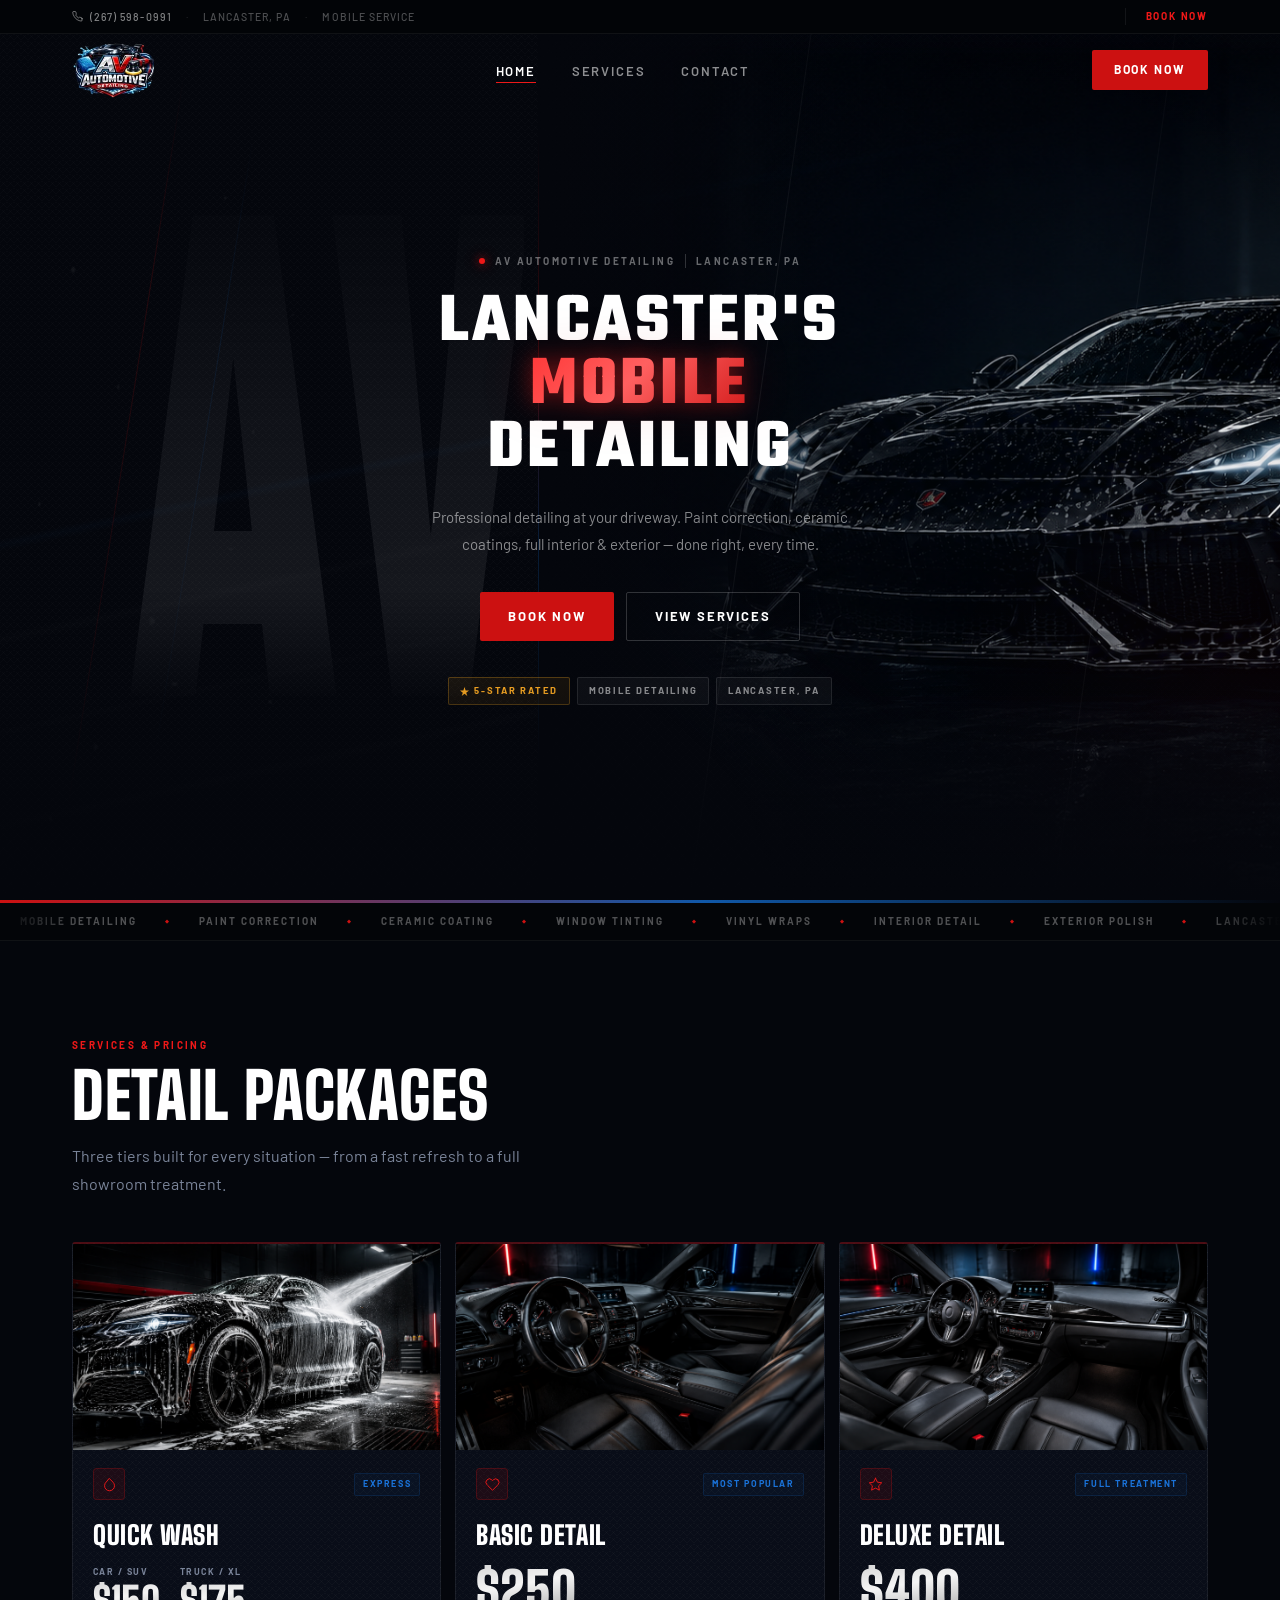
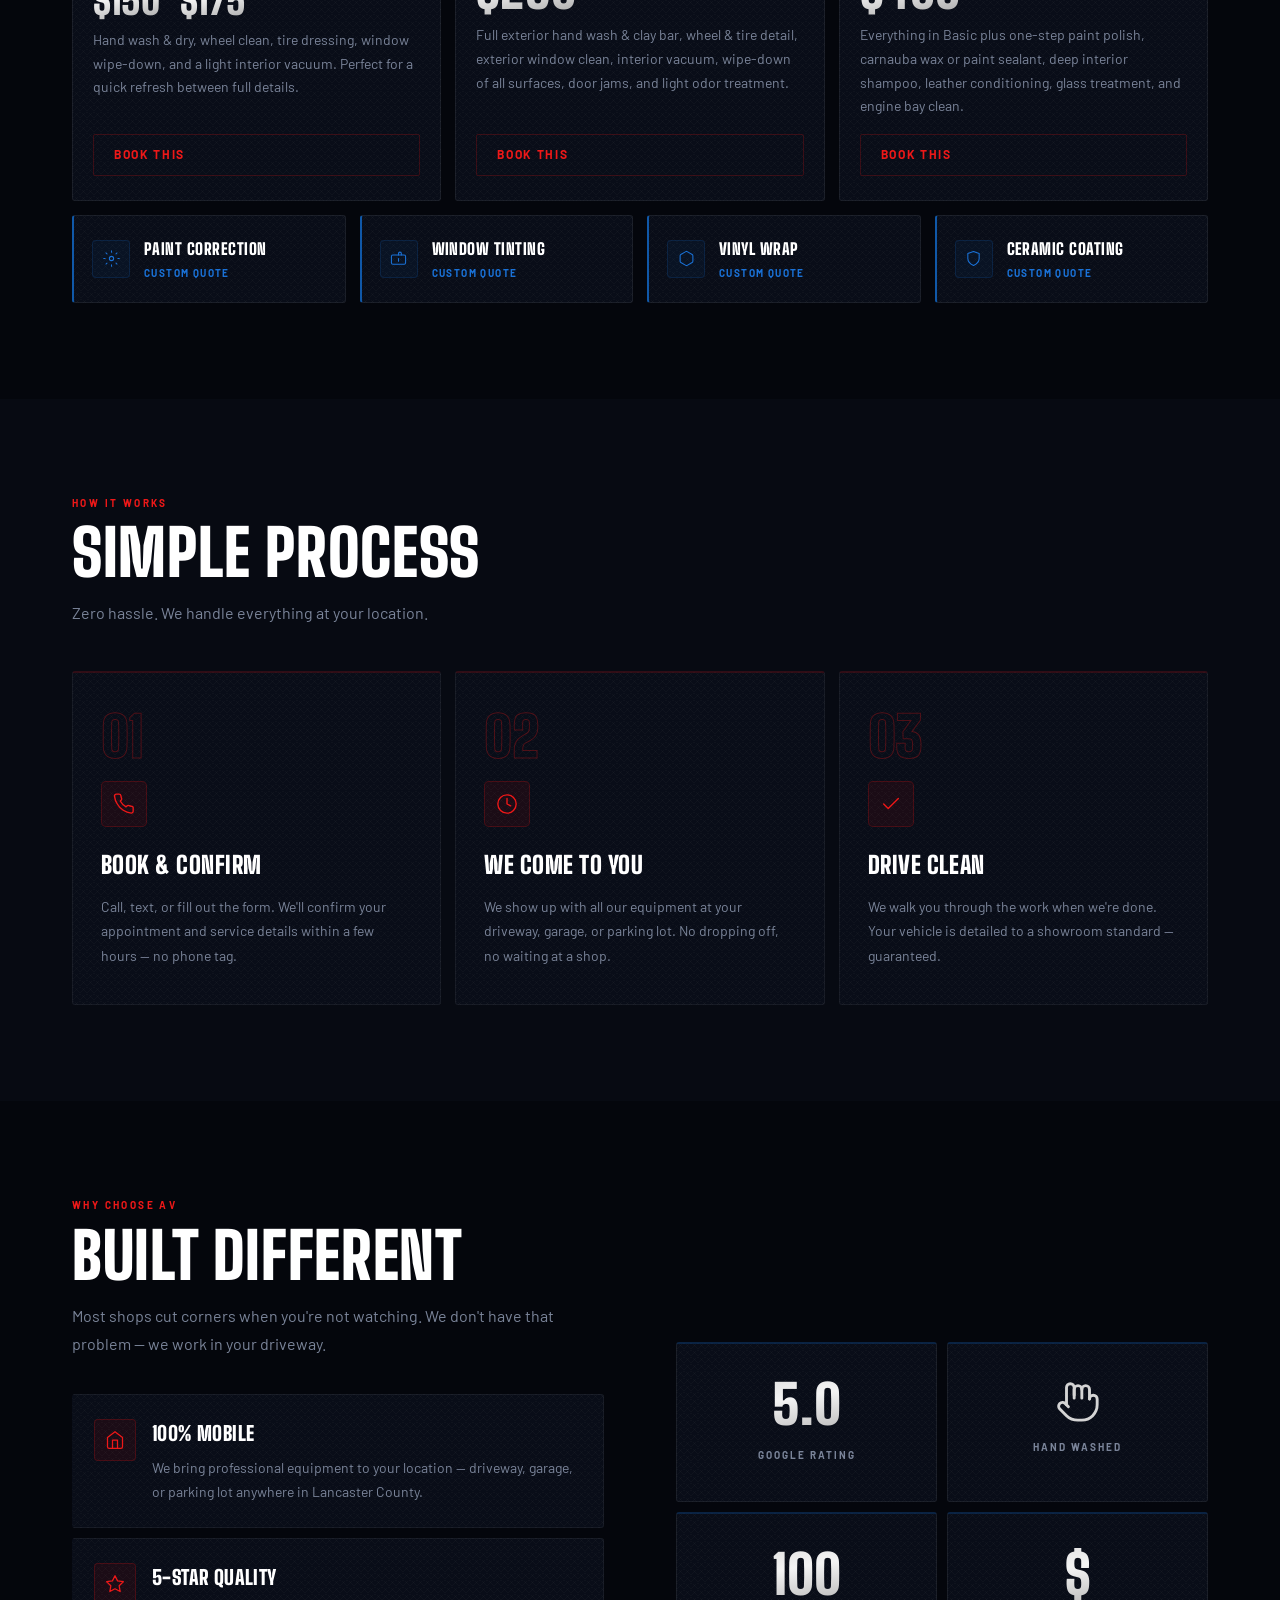
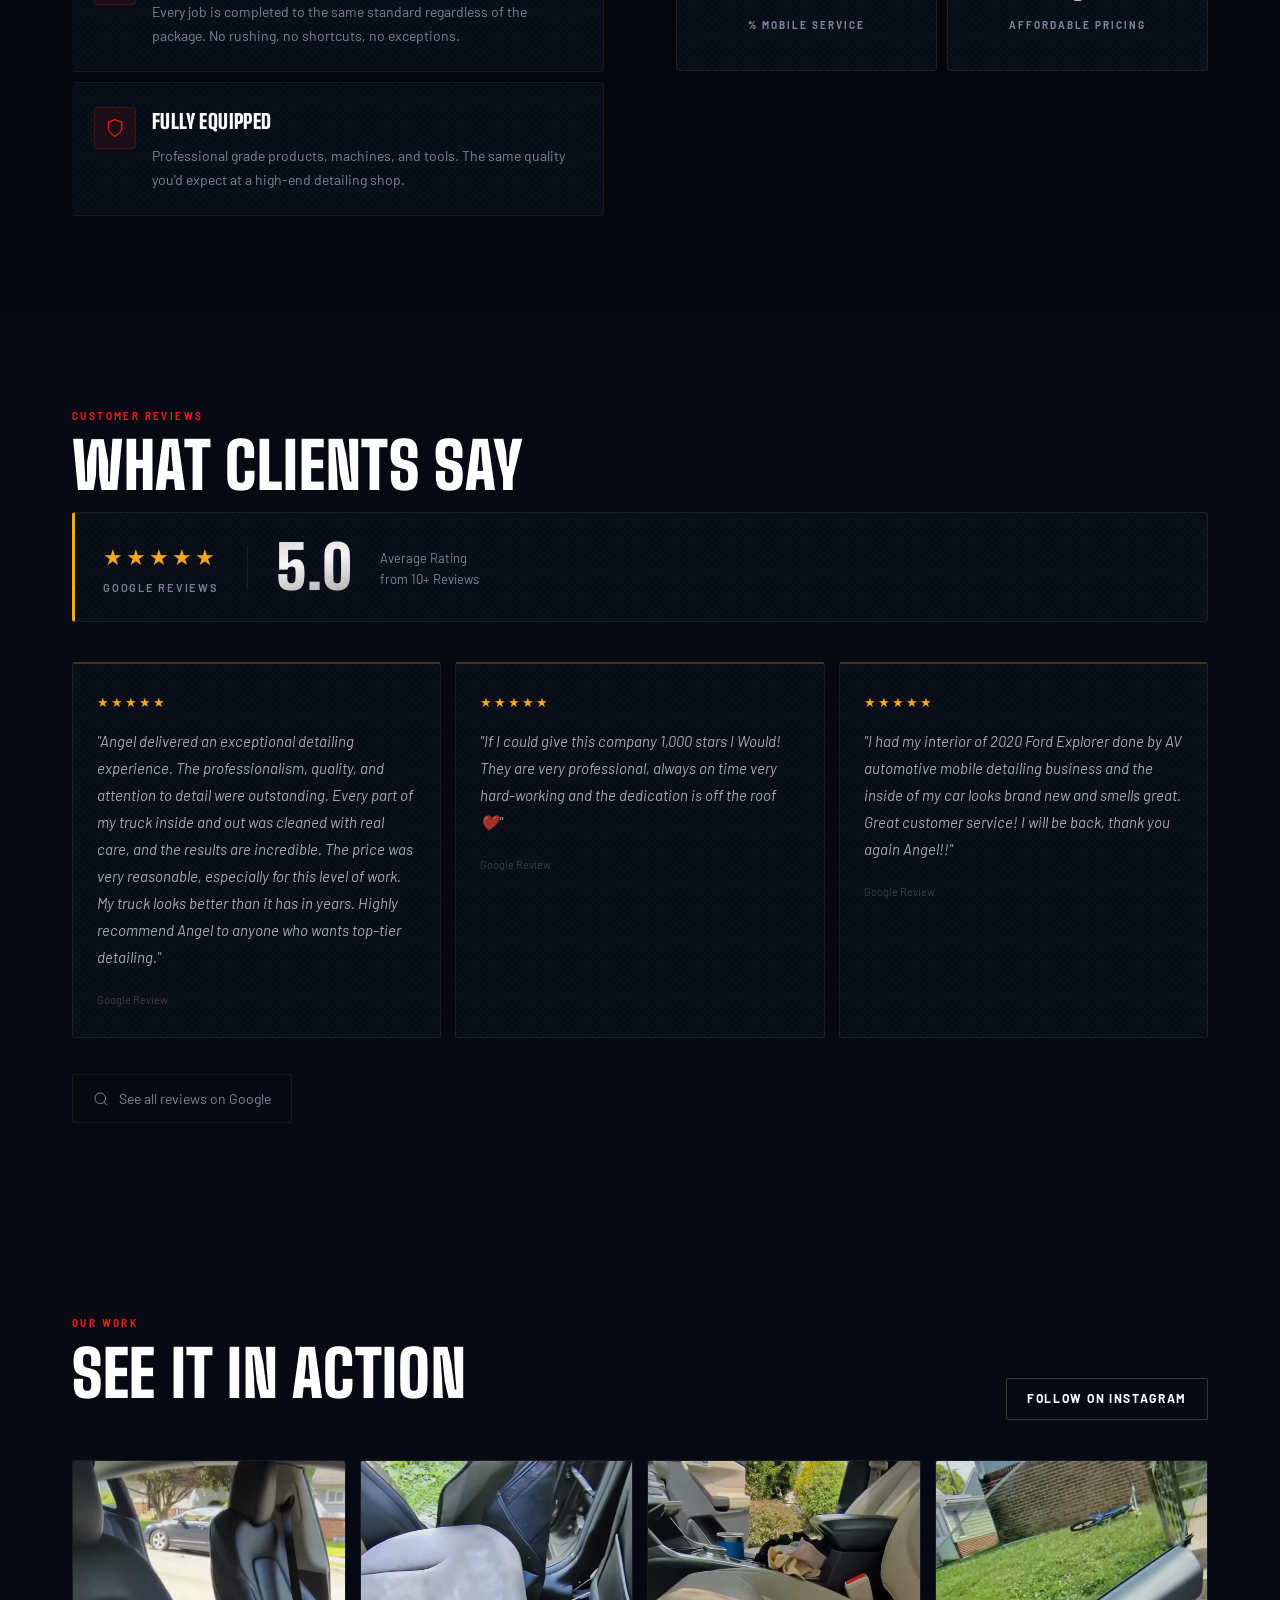
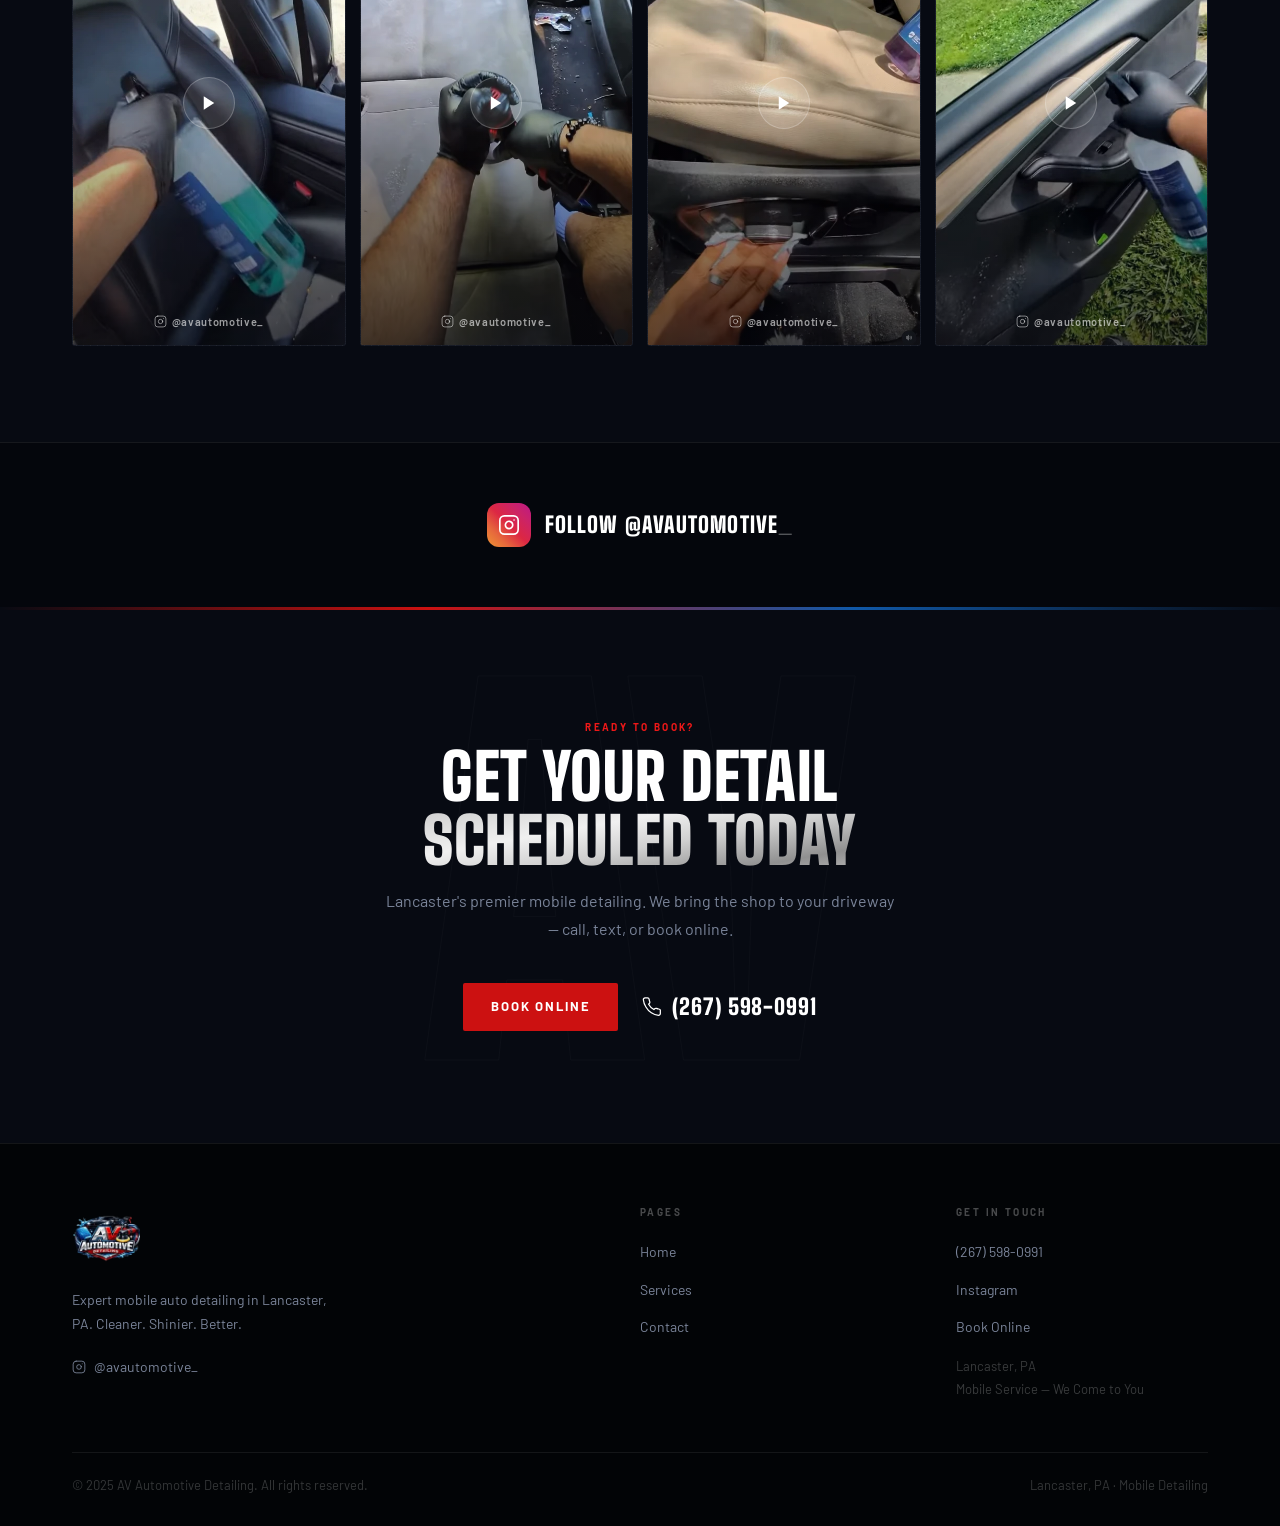
<file: av-automotive/index.html>
﻿<!DOCTYPE html>
<html lang="en">
<head>
  <meta charset="UTF-8" />
  <meta name="viewport" content="width=device-width, initial-scale=1.0" />
  <title>AV Automotive Detailing — Lancaster, PA Mobile Detailing</title>
  <meta name="description" content="Professional mobile auto detailing in Lancaster, PA. Paint correction, ceramic coating, window tinting &amp; more. We come to you." />
  <link rel="icon" type="image/png" href="images/logo.png" />
  <link rel="preconnect" href="https://fonts.googleapis.com" />
  <link rel="preconnect" href="https://fonts.gstatic.com" crossorigin />
  <link href="https://fonts.googleapis.com/css2?family=Big+Shoulders+Display:wght@700;800;900&family=Barlow:ital,wght@0,400;0,500;0,600;1,400&family=Teko:wght@600;700&display=swap" rel="stylesheet" />
  <link rel="stylesheet" href="css/styles.css" />
</head>
<body>

<!-- ── TOPBAR ── -->
<div class="topbar" aria-label="Contact bar">
  <div class="topbar-inner">
    <div class="tb-left">
      <a href="tel:+12675980991" class="tb-link">
        <svg viewBox="0 0 24 24" fill="none" stroke="currentColor" stroke-width="1.8" stroke-linecap="round" stroke-linejoin="round"><path d="M22 16.92v3a2 2 0 0 1-2.18 2 19.79 19.79 0 0 1-8.63-3.07A19.5 19.5 0 0 1 4.69 12a19.79 19.79 0 0 1-3.07-8.67A2 2 0 0 1 3.6 1.18h3a2 2 0 0 1 2 1.72c.127.96.361 1.903.7 2.81a2 2 0 0 1-.45 2.11L7.91 8.73a16 16 0 0 0 6.36 6.36l.94-.94a2 2 0 0 1 2.11-.45c.907.339 1.85.573 2.81.7A2 2 0 0 1 22 16.92z"/></svg>
        (267) 598-0991
      </a>
      <span class="tb-sep">&middot;</span>
      <span>Lancaster, PA</span>
      <span class="tb-sep">&middot;</span>
      <span>Mobile Service</span>
    </div>
    <a href="#" data-modal class="tb-right">Book Now</a>
  </div>
</div>

<!-- ── NAV ── -->
<nav class="nav" role="navigation" aria-label="Main">
  <div class="nav-inner">
    <a href="index.html" class="nav-logo"><img src="images/logo.png" alt="AV Automotive Detailing" /></a>
    <ul class="nav-links" id="navLinks">
      <li><a href="index.html" class="active">Home</a></li>
      <li><a href="services.html">Services</a></li>
      <li><a href="contact.html">Contact</a></li>
    </ul>
    <a href="#" data-modal class="nav-book">Book Now</a>
    <button class="nav-burger" aria-label="Toggle menu" aria-expanded="false" aria-controls="navLinks">
      <span></span><span></span><span></span>
    </button>
  </div>
</nav>

<!-- ── HERO ── -->
<section class="hero" aria-labelledby="hero-title">
  <!-- background layers -->
  <div class="hero-cf" aria-hidden="true"></div>
  <div class="hero-speed" aria-hidden="true"></div>

  <!-- left-side branded elements -->
  <div class="hero-left-zone" aria-hidden="true">
    <div class="hero-accent-lines"></div>
    <div class="hero-water-drops"></div>
  </div>

  <!-- right-side car visual -->
  <div class="hero-visual" aria-hidden="true" id="heroVisual">
    <div class="hero-car" id="heroCar"></div>
    <div class="hero-atmo"></div>
    <div class="hero-shine"></div>
    <div class="hero-bubbles"></div>
    <div class="hero-left-fade"></div>
    <div class="hero-divider"></div>
  </div>

  <!-- content -->
  <div class="hero-content-wrap wrap">
    <div class="hero-content">

      <div class="hero-eyebrow-badge fade-up">
        <span class="heb-dot"></span>
        AV Automotive Detailing
        <span class="heb-line"></span>
        Lancaster, PA
      </div>

      <h1 class="hero-h1 fade-up d1" id="hero-title">
        Lancaster's<br><em>Mobile</em><br>Detailing
      </h1>

      <p class="hero-sub fade-up d2">
        Professional detailing at your driveway. Paint correction, ceramic coatings, full interior &amp; exterior &mdash; done right, every time.
      </p>

      <div class="hero-actions fade-up d3">
        <a href="#" data-modal class="btn btn-red">Book Now</a>
        <a href="services.html" class="btn btn-ghost">View Services</a>
      </div>

      <div class="hero-tags fade-up d4">
        <span class="htag htag-gold">
          <svg width="9" height="9" viewBox="0 0 12 12" fill="currentColor"><path d="M6 0l1.5 4.5H12L8.25 7.5 9.75 12 6 9 2.25 12l1.5-4.5L0 4.5h4.5z"/></svg>
          5-Star Rated
        </span>
        <span class="htag">Mobile Detailing</span>
        <span class="htag">Lancaster, PA</span>
      </div>

    </div>
  </div>
</section>

<!-- ── ACCENT STRIP ── -->
<div class="accent-strip" aria-hidden="true"></div>

<!-- ── SERVICES TICKER ── -->
<div class="svc-ticker" aria-hidden="true">
  <div class="ticker-track">
    <span>Mobile Detailing</span><span class="ticker-dot">&#9670;</span>
    <span>Paint Correction</span><span class="ticker-dot">&#9670;</span>
    <span>Ceramic Coating</span><span class="ticker-dot">&#9670;</span>
    <span>Window Tinting</span><span class="ticker-dot">&#9670;</span>
    <span>Vinyl Wraps</span><span class="ticker-dot">&#9670;</span>
    <span>Interior Detail</span><span class="ticker-dot">&#9670;</span>
    <span>Exterior Polish</span><span class="ticker-dot">&#9670;</span>
    <span>Lancaster PA</span><span class="ticker-dot">&#9670;</span>
    <span>5-Star Rated</span><span class="ticker-dot">&#9670;</span>
    <span>We Come to You</span><span class="ticker-dot">&#9670;</span>
    <span>Mobile Detailing</span><span class="ticker-dot">&#9670;</span>
    <span>Paint Correction</span><span class="ticker-dot">&#9670;</span>
    <span>Ceramic Coating</span><span class="ticker-dot">&#9670;</span>
    <span>Window Tinting</span><span class="ticker-dot">&#9670;</span>
    <span>Vinyl Wraps</span><span class="ticker-dot">&#9670;</span>
    <span>Interior Detail</span><span class="ticker-dot">&#9670;</span>
    <span>Exterior Polish</span><span class="ticker-dot">&#9670;</span>
    <span>Lancaster PA</span><span class="ticker-dot">&#9670;</span>
    <span>5-Star Rated</span><span class="ticker-dot">&#9670;</span>
    <span>We Come to You</span><span class="ticker-dot">&#9670;</span>
  </div>
</div>

<!-- ── SERVICE PACKAGES ── -->
<section class="packages" aria-labelledby="packages-title">
  <div class="wrap">
    <div class="packages-head">
      <span class="eyebrow fade-up">Services &amp; Pricing</span>
      <h2 class="section-title fade-up d1" id="packages-title">Detail Packages</h2>
      <p class="section-sub fade-up d2">Three tiers built for every situation &mdash; from a fast refresh to a full showroom treatment.</p>
    </div>

    <div class="pkg-grid">

      <!-- Quick Wash -->
      <div class="pkg-card fade-up">
        <div class="pkg-card-shine" aria-hidden="true"></div>
        <div class="pkg-img" aria-label="Quick Wash service">
          <img src="images/quickwash.png" alt="" loading="lazy" onerror="this.style.display='none'" />
        </div>
        <div class="pkg-meta">
          <div class="pkg-icon" aria-hidden="true">
            <svg viewBox="0 0 24 24" fill="none" stroke="currentColor" stroke-width="1.5" stroke-linecap="round" stroke-linejoin="round"><path d="M12 2.69l5.66 5.66a8 8 0 1 1-11.31 0z"/></svg>
          </div>
          <span class="pkg-badge">Express</span>
        </div>
        <div class="pkg-body">
          <div class="pkg-name">Quick Wash</div>
          <div class="pkg-price-split">
            <div class="pkg-split-item">
              <span class="pkg-split-lbl">Car / SUV</span>
              <span class="pkg-split-val">$150</span>
            </div>
            <div class="pkg-split-item">
              <span class="pkg-split-lbl">Truck / XL</span>
              <span class="pkg-split-val">$175</span>
            </div>
          </div>
          <p class="pkg-desc">Hand wash &amp; dry, wheel clean, tire dressing, window wipe-down, and a light interior vacuum. Perfect for a quick refresh between full details.</p>
          <a href="#" data-modal class="btn btn-ghost-red btn-sm">Book This</a>
        </div>
      </div>

      <!-- Basic Detail -->
      <div class="pkg-card fade-up d1">
        <div class="pkg-card-shine" aria-hidden="true"></div>
        <div class="pkg-img" aria-label="Basic Detail service">
          <img src="images/basicdetail.png" alt="" loading="lazy" onerror="this.style.display='none'" />
        </div>
        <div class="pkg-meta">
          <div class="pkg-icon" aria-hidden="true">
            <svg viewBox="0 0 24 24" fill="none" stroke="currentColor" stroke-width="1.5" stroke-linecap="round" stroke-linejoin="round"><path d="M20.84 4.61a5.5 5.5 0 0 0-7.78 0L12 5.67l-1.06-1.06a5.5 5.5 0 0 0-7.78 7.78l1.06 1.06L12 21.23l7.78-7.78 1.06-1.06a5.5 5.5 0 0 0 0-7.78z"/></svg>
          </div>
          <span class="pkg-badge">Most Popular</span>
        </div>
        <div class="pkg-body">
          <div class="pkg-name">Basic Detail</div>
          <div class="pkg-price">
            <span class="pkg-price-main">$250</span>
          </div>
          <p class="pkg-desc">Full exterior hand wash &amp; clay bar, wheel &amp; tire detail, exterior window clean, interior vacuum, wipe-down of all surfaces, door jams, and light odor treatment.</p>
          <a href="#" data-modal class="btn btn-ghost-red btn-sm">Book This</a>
        </div>
      </div>

      <!-- Deluxe Detail -->
      <div class="pkg-card fade-up d2">
        <div class="pkg-card-shine" aria-hidden="true"></div>
        <div class="pkg-img" aria-label="Deluxe Detail service">
          <img src="images/deluxedetail.png" alt="" loading="lazy" onerror="this.style.display='none'" />
        </div>
        <div class="pkg-meta">
          <div class="pkg-icon" aria-hidden="true">
            <svg viewBox="0 0 24 24" fill="none" stroke="currentColor" stroke-width="1.5" stroke-linecap="round" stroke-linejoin="round"><polygon points="12 2 15.09 8.26 22 9.27 17 14.14 18.18 21.02 12 17.77 5.82 21.02 7 14.14 2 9.27 8.91 8.26 12 2"/></svg>
          </div>
          <span class="pkg-badge">Full Treatment</span>
        </div>
        <div class="pkg-body">
          <div class="pkg-name">Deluxe Detail</div>
          <div class="pkg-price">
            <span class="pkg-price-main">$400</span>
          </div>
          <p class="pkg-desc">Everything in Basic plus one-step paint polish, carnauba wax or paint sealant, deep interior shampoo, leather conditioning, glass treatment, and engine bay clean.</p>
          <a href="#" data-modal class="btn btn-ghost-red btn-sm">Book This</a>
        </div>
      </div>

    </div>

    <!-- Specialty quote items -->
    <div class="quote-strip">

      <div class="quote-item fade-up">
        <div class="q-icon" aria-hidden="true">
          <svg viewBox="0 0 24 24" fill="none" stroke="currentColor" stroke-width="1.5" stroke-linecap="round" stroke-linejoin="round"><circle cx="12" cy="12" r="3"/><path d="M12 1v2M12 21v2M4.22 4.22l1.42 1.42M18.36 18.36l1.42 1.42M1 12h2M21 12h2M4.22 19.78l1.42-1.42M18.36 5.64l1.42-1.42"/></svg>
        </div>
        <div>
          <div class="q-name">Paint Correction</div>
          <div class="q-price">Custom Quote</div>
        </div>
      </div>

      <div class="quote-item fade-up d1">
        <div class="q-icon" aria-hidden="true">
          <svg viewBox="0 0 24 24" fill="none" stroke="currentColor" stroke-width="1.5" stroke-linecap="round" stroke-linejoin="round"><rect x="2" y="7" width="20" height="13" rx="2"/><path d="M16 7V5a2 2 0 0 0-4 0v2"/><line x1="12" y1="12" x2="12" y2="16"/></svg>
        </div>
        <div>
          <div class="q-name">Window Tinting</div>
          <div class="q-price">Custom Quote</div>
        </div>
      </div>

      <div class="quote-item fade-up d2">
        <div class="q-icon" aria-hidden="true">
          <svg viewBox="0 0 24 24" fill="none" stroke="currentColor" stroke-width="1.5" stroke-linecap="round" stroke-linejoin="round"><path d="M21 16V8a2 2 0 0 0-1-1.73l-7-4a2 2 0 0 0-2 0l-7 4A2 2 0 0 0 3 8v8a2 2 0 0 0 1 1.73l7 4a2 2 0 0 0 2 0l7-4A2 2 0 0 0 21 16z"/></svg>
        </div>
        <div>
          <div class="q-name">Vinyl Wrap</div>
          <div class="q-price">Custom Quote</div>
        </div>
      </div>

      <div class="quote-item fade-up d3">
        <div class="q-icon" aria-hidden="true">
          <svg viewBox="0 0 24 24" fill="none" stroke="currentColor" stroke-width="1.5" stroke-linecap="round" stroke-linejoin="round"><path d="M12 22s8-4 8-10V5l-8-3-8 3v7c0 6 8 10 8 10z"/></svg>
        </div>
        <div>
          <div class="q-name">Ceramic Coating</div>
          <div class="q-price">Custom Quote</div>
        </div>
      </div>

    </div>
  </div>
</section>

<!-- ── HOW IT WORKS ── -->
<section class="process" aria-labelledby="process-title">
  <div class="wrap">
    <span class="eyebrow fade-up">How It Works</span>
    <h2 class="section-title fade-up d1" id="process-title">Simple Process</h2>
    <p class="section-sub fade-up d2">Zero hassle. We handle everything at your location.</p>
    <div class="process-grid">

      <div class="process-step fade-up">
        <div class="step-num">01</div>
        <div class="step-icon" aria-hidden="true">
          <svg viewBox="0 0 24 24" fill="none" stroke="currentColor" stroke-width="1.5" stroke-linecap="round" stroke-linejoin="round"><path d="M22 16.92v3a2 2 0 0 1-2.18 2 19.79 19.79 0 0 1-8.63-3.07A19.5 19.5 0 0 1 4.69 12a19.79 19.79 0 0 1-3.07-8.67A2 2 0 0 1 3.6 1.18h3a2 2 0 0 1 2 1.72c.127.96.361 1.903.7 2.81a2 2 0 0 1-.45 2.11L7.91 8.73a16 16 0 0 0 6.36 6.36l.94-.94a2 2 0 0 1 2.11-.45c.907.339 1.85.573 2.81.7A2 2 0 0 1 22 16.92z"/></svg>
        </div>
        <div class="step-title">Book &amp; Confirm</div>
        <p class="step-desc">Call, text, or fill out the form. We'll confirm your appointment and service details within a few hours &mdash; no phone tag.</p>
      </div>

      <div class="process-step fade-up d1">
        <div class="step-num">02</div>
        <div class="step-icon" aria-hidden="true">
          <svg viewBox="0 0 24 24" fill="none" stroke="currentColor" stroke-width="1.5" stroke-linecap="round" stroke-linejoin="round"><circle cx="12" cy="12" r="10"/><polyline points="12 6 12 12 16 14"/></svg>
        </div>
        <div class="step-title">We Come to You</div>
        <p class="step-desc">We show up with all our equipment at your driveway, garage, or parking lot. No dropping off, no waiting at a shop.</p>
      </div>

      <div class="process-step fade-up d2">
        <div class="step-num">03</div>
        <div class="step-icon" aria-hidden="true">
          <svg viewBox="0 0 24 24" fill="none" stroke="currentColor" stroke-width="1.5" stroke-linecap="round" stroke-linejoin="round"><polyline points="20 6 9 17 4 12"/></svg>
        </div>
        <div class="step-title">Drive Clean</div>
        <p class="step-desc">We walk you through the work when we're done. Your vehicle is detailed to a showroom standard &mdash; guaranteed.</p>
      </div>

    </div>
  </div>
</section>

<!-- ── WHY AV ── -->
<section class="why" aria-labelledby="why-title">
  <div class="wrap">
    <div class="why-grid">
      <div>
        <span class="eyebrow fade-up">Why Choose AV</span>
        <h2 class="section-title fade-up d1" id="why-title">Built Different</h2>
        <p class="section-sub fade-up d2">Most shops cut corners when you're not watching. We don't have that problem &mdash; we work in your driveway.</p>
        <div class="why-features">

          <div class="why-feat fade-up">
            <div class="feat-icon" aria-hidden="true">
              <svg viewBox="0 0 24 24" fill="none" stroke="currentColor" stroke-width="1.5" stroke-linecap="round" stroke-linejoin="round"><path d="M3 9l9-7 9 7v11a2 2 0 0 1-2 2H5a2 2 0 0 1-2-2z"/><polyline points="9 22 9 12 15 12 15 22"/></svg>
            </div>
            <div class="feat-text">
              <h3>100% Mobile</h3>
              <p>We bring professional equipment to your location &mdash; driveway, garage, or parking lot anywhere in Lancaster County.</p>
            </div>
          </div>

          <div class="why-feat fade-up d1">
            <div class="feat-icon" aria-hidden="true">
              <svg viewBox="0 0 24 24" fill="none" stroke="currentColor" stroke-width="1.5" stroke-linecap="round" stroke-linejoin="round"><polygon points="12 2 15.09 8.26 22 9.27 17 14.14 18.18 21.02 12 17.77 5.82 21.02 7 14.14 2 9.27 8.91 8.26 12 2"/></svg>
            </div>
            <div class="feat-text">
              <h3>5-Star Quality</h3>
              <p>Every job is completed to the same standard regardless of the package. No rushing, no shortcuts, no exceptions.</p>
            </div>
          </div>

          <div class="why-feat fade-up d2">
            <div class="feat-icon" aria-hidden="true">
              <svg viewBox="0 0 24 24" fill="none" stroke="currentColor" stroke-width="1.5" stroke-linecap="round" stroke-linejoin="round"><path d="M12 22s8-4 8-10V5l-8-3-8 3v7c0 6 8 10 8 10z"/></svg>
            </div>
            <div class="feat-text">
              <h3>Fully Equipped</h3>
              <p>Professional grade products, machines, and tools. The same quality you'd expect at a high-end detailing shop.</p>
            </div>
          </div>

        </div>
      </div>

      <div class="why-stats fade-up d1">
        <div class="stat-box">
          <span class="stat-n" data-count="5.0" data-dec="1">5.0</span>
          <span class="stat-l">Google Rating</span>
        </div>
        <div class="stat-box">
          <span class="stat-n">
            <svg width="46" height="46" viewBox="0 0 24 24" fill="none" stroke="#D4D4D4" stroke-width="1.5" stroke-linecap="round" stroke-linejoin="round" style="display:block;margin:0 auto;">
              <path d="M18 11V6a2 2 0 0 0-2-2 2 2 0 0 0-2 2"/>
              <path d="M14 10.5V6a2 2 0 0 0-2-2 2 2 0 0 0-2 2v3"/>
              <path d="M10 10.5V5a2 2 0 0 0-2-2 2 2 0 0 0-2 2v9"/>
              <path d="M18 11a2 2 0 1 1 4 0v3a8 8 0 0 1-8 8h-2c-2.8 0-4.5-.86-5.99-2.34l-3.6-3.6a2 2 0 0 1 2.83-2.82L7 15"/>
            </svg>
          </span>
          <span class="stat-l">Hand Washed</span>
        </div>
        <div class="stat-box">
          <span class="stat-n" data-count="100" data-dec="0">100</span>
          <span class="stat-l">% Mobile Service</span>
        </div>
        <div class="stat-box">
          <span class="stat-n">$</span>
          <span class="stat-l">Affordable Pricing</span>
        </div>
      </div>
    </div>
  </div>
</section>

<!-- ── REVIEWS ── -->
<section class="reviews" aria-labelledby="reviews-title">
  <div class="wrap">
    <span class="eyebrow fade-up">Customer Reviews</span>
    <h2 class="section-title fade-up d1" id="reviews-title">What Clients Say</h2>

    <div class="reviews-proof fade-up d2">
      <div>
        <div class="proof-stars">&#9733;&#9733;&#9733;&#9733;&#9733;</div>
        <div class="proof-count">Google Reviews</div>
      </div>
      <div class="proof-divider"></div>
      <div class="proof-rating">5.0</div>
      <div class="proof-label">Average Rating<br>from 10+ Reviews</div>
    </div>

    <div class="reviews-grid">

      <div class="review-card fade-up">
        <div class="rc-stars">&#9733;&#9733;&#9733;&#9733;&#9733;</div>
        <p class="rc-text">"Angel delivered an exceptional detailing experience. The professionalism, quality, and attention to detail were outstanding. Every part of my truck inside and out was cleaned with real care, and the results are incredible. The price was very reasonable, especially for this level of work. My truck looks better than it has in years. Highly recommend Angel to anyone who wants top&#8209;tier detailing."</p>
        <div class="rc-src">Google Review</div>
      </div>

      <div class="review-card fade-up d1">
        <div class="rc-stars">&#9733;&#9733;&#9733;&#9733;&#9733;</div>
        <p class="rc-text">"If I could give this company 1,000 stars I Would! They are very professional, always on time very hard-working and the dedication is off the roof ❤️"</p>
        <div class="rc-src">Google Review</div>
      </div>

      <div class="review-card fade-up d2">
        <div class="rc-stars">&#9733;&#9733;&#9733;&#9733;&#9733;</div>
        <p class="rc-text">"I had my interior of 2020 Ford Explorer done by AV automotive mobile detailing business and the inside of my car looks brand new and smells great. Great customer service! I will be back, thank you again Angel!!"</p>
        <div class="rc-src">Google Review</div>
      </div>

    </div>

    <a href="https://www.google.com/search?q=AV+Automotive+Detailing+Lancaster+PA" target="_blank" rel="noopener noreferrer" class="google-link">
      <svg width="16" height="16" viewBox="0 0 24 24" fill="none" stroke="currentColor" stroke-width="1.5" stroke-linecap="round" stroke-linejoin="round"><circle cx="11" cy="11" r="8"/><line x1="21" y1="21" x2="16.65" y2="16.65"/></svg>
      See all reviews on Google
    </a>
  </div>
</section>

<!-- ── INSTAGRAM REELS ── -->
<section class="reels-section" aria-labelledby="reels-title">
  <div class="wrap">
    <div class="gallery-head-row">
      <div>
        <span class="eyebrow fade-up">Our Work</span>
        <h2 class="section-title fade-up d1" id="reels-title">See It In Action</h2>
      </div>
      <a href="https://www.instagram.com/avautomotive_/" target="_blank" rel="noopener noreferrer" class="btn btn-ghost btn-sm fade-up">Follow on Instagram</a>
    </div>

    <div class="reels-grid fade-up d1">

      <a href="https://www.instagram.com/avautomotive_/" target="_blank" rel="noopener noreferrer" class="reel-card">
        <img src="images/reel1.webp" alt="AV Automotive detailing reel" loading="lazy" />
        <div class="reel-overlay"></div>
        <div class="reel-play">
          <svg width="18" height="18" viewBox="0 0 24 24" fill="white"><polygon points="5 3 19 12 5 21 5 3"/></svg>
        </div>
        <div class="reel-badge">
          <svg width="13" height="13" viewBox="0 0 24 24" fill="none" stroke="currentColor" stroke-width="1.5" stroke-linecap="round" stroke-linejoin="round"><rect x="2" y="2" width="20" height="20" rx="5"/><path d="M16 11.37A4 4 0 1 1 12.63 8 4 4 0 0 1 16 11.37z"/><line x1="17.5" y1="6.5" x2="17.51" y2="6.5"/></svg>
          @avautomotive_
        </div>
      </a>

      <a href="https://www.instagram.com/avautomotive_/" target="_blank" rel="noopener noreferrer" class="reel-card">
        <img src="images/reel2.webp" alt="AV Automotive detailing reel" loading="lazy" />
        <div class="reel-overlay"></div>
        <div class="reel-play">
          <svg width="18" height="18" viewBox="0 0 24 24" fill="white"><polygon points="5 3 19 12 5 21 5 3"/></svg>
        </div>
        <div class="reel-badge">
          <svg width="13" height="13" viewBox="0 0 24 24" fill="none" stroke="currentColor" stroke-width="1.5" stroke-linecap="round" stroke-linejoin="round"><rect x="2" y="2" width="20" height="20" rx="5"/><path d="M16 11.37A4 4 0 1 1 12.63 8 4 4 0 0 1 16 11.37z"/><line x1="17.5" y1="6.5" x2="17.51" y2="6.5"/></svg>
          @avautomotive_
        </div>
      </a>

      <a href="https://www.instagram.com/avautomotive_/" target="_blank" rel="noopener noreferrer" class="reel-card">
        <img src="images/reel3.webp" alt="AV Automotive detailing reel" loading="lazy" />
        <div class="reel-overlay"></div>
        <div class="reel-play">
          <svg width="18" height="18" viewBox="0 0 24 24" fill="white"><polygon points="5 3 19 12 5 21 5 3"/></svg>
        </div>
        <div class="reel-badge">
          <svg width="13" height="13" viewBox="0 0 24 24" fill="none" stroke="currentColor" stroke-width="1.5" stroke-linecap="round" stroke-linejoin="round"><rect x="2" y="2" width="20" height="20" rx="5"/><path d="M16 11.37A4 4 0 1 1 12.63 8 4 4 0 0 1 16 11.37z"/><line x1="17.5" y1="6.5" x2="17.51" y2="6.5"/></svg>
          @avautomotive_
        </div>
      </a>

      <a href="https://www.instagram.com/avautomotive_/" target="_blank" rel="noopener noreferrer" class="reel-card">
        <img src="images/reel4.webp" alt="AV Automotive detailing reel" loading="lazy" />
        <div class="reel-overlay"></div>
        <div class="reel-play">
          <svg width="18" height="18" viewBox="0 0 24 24" fill="white"><polygon points="5 3 19 12 5 21 5 3"/></svg>
        </div>
        <div class="reel-badge">
          <svg width="13" height="13" viewBox="0 0 24 24" fill="none" stroke="currentColor" stroke-width="1.5" stroke-linecap="round" stroke-linejoin="round"><rect x="2" y="2" width="20" height="20" rx="5"/><path d="M16 11.37A4 4 0 1 1 12.63 8 4 4 0 0 1 16 11.37z"/><line x1="17.5" y1="6.5" x2="17.51" y2="6.5"/></svg>
          @avautomotive_
        </div>
      </a>

    </div>
  </div>
</section>

<!-- ── INSTAGRAM ── -->
<section class="ig-section" aria-label="Instagram">
  <div class="wrap">
    <a href="https://www.instagram.com/avautomotive_/" target="_blank" rel="noopener noreferrer" class="ig-link">
      <div class="ig-icon" aria-hidden="true">
        <svg viewBox="0 0 24 24" fill="none" stroke="white" stroke-width="1.8" stroke-linecap="round" stroke-linejoin="round"><rect x="2" y="2" width="20" height="20" rx="5" ry="5"/><path d="M16 11.37A4 4 0 1 1 12.63 8 4 4 0 0 1 16 11.37z"/><line x1="17.5" y1="6.5" x2="17.51" y2="6.5"/></svg>
      </div>
      Follow @avautomotive_
    </a>
  </div>
</section>

<!-- ── BOOK CTA ── -->
<section class="cta-section" aria-labelledby="cta-title">
  <div class="wrap">
    <span class="eyebrow fade-up">Ready to Book?</span>
    <h2 class="section-title fade-up d1" id="cta-title">Get Your Detail<br><span class="chrome">Scheduled Today</span></h2>
    <p class="section-sub fade-up d2">Lancaster's premier mobile detailing. We bring the shop to your driveway &mdash; call, text, or book online.</p>
    <div class="cta-actions fade-up d3">
      <a href="#" data-modal class="btn btn-red">Book Online</a>
      <a href="tel:+12675980991" class="cta-phone">
        <svg viewBox="0 0 24 24" fill="none" stroke="currentColor" stroke-width="1.5" stroke-linecap="round" stroke-linejoin="round"><path d="M22 16.92v3a2 2 0 0 1-2.18 2 19.79 19.79 0 0 1-8.63-3.07A19.5 19.5 0 0 1 4.69 12a19.79 19.79 0 0 1-3.07-8.67A2 2 0 0 1 3.6 1.18h3a2 2 0 0 1 2 1.72c.127.96.361 1.903.7 2.81a2 2 0 0 1-.45 2.11L7.91 8.73a16 16 0 0 0 6.36 6.36l.94-.94a2 2 0 0 1 2.11-.45c.907.339 1.85.573 2.81.7A2 2 0 0 1 22 16.92z"/></svg>
        (267) 598-0991
      </a>
    </div>
  </div>
</section>

<!-- ── FOOTER ── -->
<footer class="footer">
  <div class="wrap">
    <div class="footer-grid">
      <div class="footer-brand">
        <img src="images/logo.png" alt="AV Automotive Detailing" />
        <p>Expert mobile auto detailing in Lancaster, PA. Cleaner. Shinier. Better.</p>
        <a href="https://www.instagram.com/avautomotive_/" target="_blank" rel="noopener noreferrer" class="f-ig">
          <svg width="14" height="14" viewBox="0 0 24 24" fill="none" stroke="currentColor" stroke-width="1.5" stroke-linecap="round" stroke-linejoin="round"><rect x="2" y="2" width="20" height="20" rx="5" ry="5"/><path d="M16 11.37A4 4 0 1 1 12.63 8 4 4 0 0 1 16 11.37z"/><line x1="17.5" y1="6.5" x2="17.51" y2="6.5"/></svg>
          @avautomotive_
        </a>
      </div>
      <div class="footer-col">
        <h4>Pages</h4>
        <ul>
          <li><a href="index.html">Home</a></li>
          <li><a href="services.html">Services</a></li>
              <li><a href="contact.html">Contact</a></li>
        </ul>
      </div>
      <div class="footer-col">
        <h4>Get in Touch</h4>
        <ul>
          <li><a href="tel:+12675980991">(267) 598-0991</a></li>
          <li><a href="https://www.instagram.com/avautomotive_/" target="_blank" rel="noopener noreferrer">Instagram</a></li>
          <li><a href="contact.html">Book Online</a></li>
        </ul>
        <p class="f-addr">Lancaster, PA<br>Mobile Service &mdash; We Come to You</p>
      </div>
    </div>
    <div class="footer-bottom">
      <span>&copy; 2025 AV Automotive Detailing. All rights reserved.</span>
      <span>Lancaster, PA &middot; Mobile Detailing</span>
    </div>
  </div>
</footer>

<!-- ── MODAL ── -->
<div class="modal-overlay" role="dialog" aria-modal="true" aria-labelledby="modalTitle" id="bookingModal">
  <div class="modal">
    <button class="modal-close" aria-label="Close">&times;</button>
    <div class="form-body" id="formBody">
      <h2 class="modal-title" id="modalTitle">Book an Appointment</h2>
      <p class="modal-sub">Fill out the form and we'll confirm within a few hours. Or call <strong>(267) 598-0991</strong>.</p>
      <form id="contactForm" novalidate>
        <div class="form-row">
          <div class="form-group"><label for="mFirstName">First Name</label><input type="text" id="mFirstName" name="firstName" required placeholder="John" /></div>
          <div class="form-group"><label for="mLastName">Last Name</label><input type="text" id="mLastName" name="lastName" required placeholder="Smith" /></div>
        </div>
        <div class="form-group"><label for="mPhone">Phone Number</label><input type="tel" id="mPhone" name="phone" required placeholder="(267) 555-0100" /></div>
        <div class="form-group">
          <label for="mService">Service</label>
          <select id="mService" name="service" required>
            <option value="" disabled selected>Select a service&hellip;</option>
            <option value="quick-wash">Quick Wash &mdash; $150 / $175</option>
            <option value="basic-detail">Basic Detail &mdash; $250</option>
            <option value="deluxe-detail">Deluxe Detail &mdash; $400</option>
            <option value="paint-correction">Paint Correction &mdash; Get a Quote</option>
            <option value="tinting">Window Tinting &mdash; Get a Quote</option>
            <option value="vinyl-wrap">Vinyl Wrap &mdash; Get a Quote</option>
            <option value="ceramic-coating">Ceramic Coating &mdash; Get a Quote</option>
            <option value="other">Not Sure / Other</option>
          </select>
        </div>
        <div class="form-group"><label for="mVehicle">Your Vehicle</label><input type="text" id="mVehicle" name="vehicle" placeholder="Year, make &amp; model" /></div>
        <div class="form-group"><label for="mPreferred">Preferred Date / Time</label><input type="text" id="mPreferred" name="preferred" placeholder="e.g. Saturday morning" /></div>
        <div class="form-group"><label for="mLocation">Service Location</label><input type="text" id="mLocation" name="location" placeholder="Your address or area in Lancaster, PA" /></div>
        <div class="form-group"><label for="mNotes">Additional Notes</label><textarea id="mNotes" name="notes" placeholder="Anything else we should know&hellip;"></textarea></div>
        <button type="submit" class="btn btn-red" style="width:100%;justify-content:center;">Send Message</button>
      </form>
    </div>
    <div class="form-success" aria-live="polite">
      <div class="form-success-icon">&#10003;</div>
      <h3>Message Sent!</h3>
      <p>We'll be in touch shortly to confirm your appointment.</p>
    </div>
  </div>
</div>

<script src="js/main.js"></script>
</body>
</html>
</file>
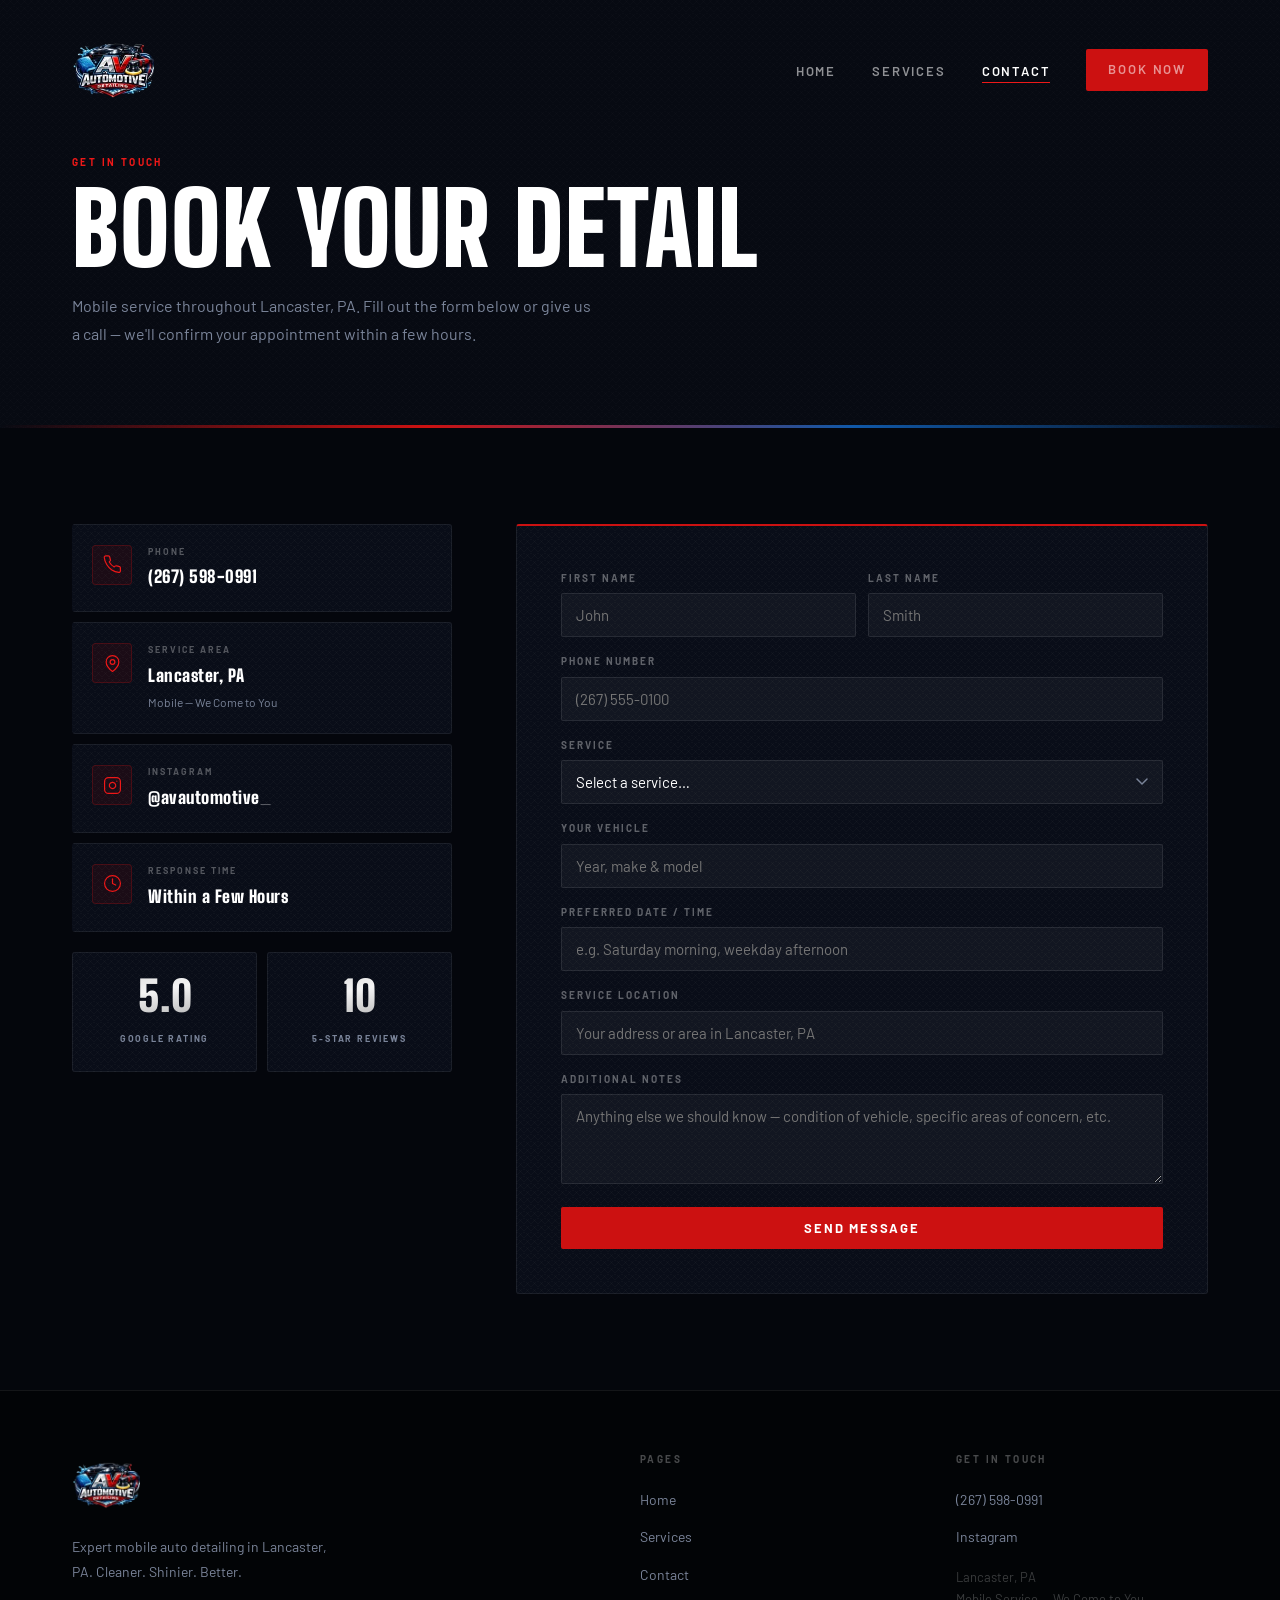
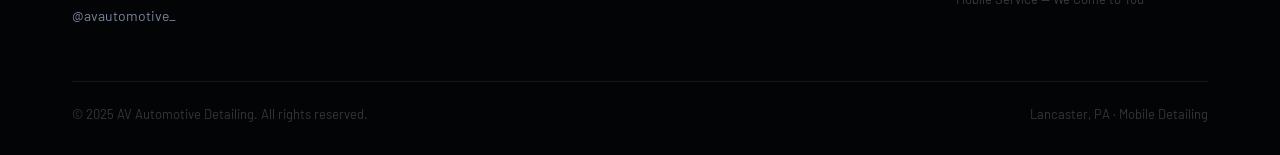
<file: av-automotive/contact.html>
﻿<!DOCTYPE html>
<html lang="en">
<head>
  <meta charset="UTF-8" />
  <meta name="viewport" content="width=device-width, initial-scale=1.0" />
  <title>Contact — AV Automotive Detailing</title>
  <meta name="description" content="Book a mobile detail in Lancaster, PA. Call (267) 598-0991 or fill out the form." />
  <link rel="icon" type="image/png" href="images/logo.png" />
  <link rel="preconnect" href="https://fonts.googleapis.com" />
  <link rel="preconnect" href="https://fonts.gstatic.com" crossorigin />
  <link href="https://fonts.googleapis.com/css2?family=Big+Shoulders+Display:wght@700;800;900&family=Barlow:ital,wght@0,400;0,500;0,600;1,400&family=Teko:wght@600;700&display=swap" rel="stylesheet" />
  <link rel="stylesheet" href="css/styles.css" />
</head>
<body>

<nav class="nav" role="navigation" aria-label="Main">
  <div class="nav-inner">
    <a href="index.html" class="nav-logo"><img src="images/logo.png" alt="AV Automotive Detailing" /></a>
    <ul class="nav-links" id="navLinks">
      <li><a href="index.html">Home</a></li>
      <li><a href="services.html">Services</a></li>
      <li><a href="contact.html">Contact</a></li>
      <li><a href="#" data-modal class="nav-book">Book Now</a></li>
    </ul>
    <button class="nav-burger" aria-label="Toggle menu" aria-expanded="false" aria-controls="navLinks">
      <span></span><span></span><span></span>
    </button>
  </div>
</nav>

<section class="page-hero" aria-labelledby="contact-title">
  <div class="wrap">
    <div class="eyebrow fade-up">Get in Touch</div>
    <h1 class="fade-up d1" id="contact-title">Book Your Detail</h1>
    <p class="section-sub fade-up d2">Mobile service throughout Lancaster, PA. Fill out the form below or give us a call — we'll confirm your appointment within a few hours.</p>
  </div>
</section>

<section style="padding:0 0 var(--S);background:var(--bg);" aria-label="Contact">
  <div class="wrap">
    <div class="contact-grid">

      <!-- Left: contact info -->
      <div class="contact-info fade-up">
        <div class="ci-item">
          <div class="ci-icon">
            <svg viewBox="0 0 24 24" fill="none" stroke="currentColor" stroke-width="1.5" stroke-linecap="round" stroke-linejoin="round">
              <path d="M22 16.92v3a2 2 0 0 1-2.18 2 19.79 19.79 0 0 1-8.63-3.07A19.5 19.5 0 0 1 4.69 12a19.79 19.79 0 0 1-3.07-8.67A2 2 0 0 1 3.6 1.18h3a2 2 0 0 1 2 1.72c.127.96.361 1.903.7 2.81a2 2 0 0 1-.45 2.11L7.91 8.73a16 16 0 0 0 6.36 6.36l.94-.94a2 2 0 0 1 2.11-.45c.907.339 1.85.573 2.81.7A2 2 0 0 1 22 16.92z"/>
            </svg>
          </div>
          <div>
            <div class="ci-label">Phone</div>
            <a href="tel:+12675980991" class="ci-value">(267) 598-0991</a>
          </div>
        </div>
        <div class="ci-item">
          <div class="ci-icon">
            <svg viewBox="0 0 24 24" fill="none" stroke="currentColor" stroke-width="1.5" stroke-linecap="round" stroke-linejoin="round">
              <path d="M20 10c0 6-8 12-8 12s-8-6-8-12a8 8 0 0 1 16 0z"/>
              <circle cx="12" cy="10" r="3"/>
            </svg>
          </div>
          <div>
            <div class="ci-label">Service Area</div>
            <div class="ci-value">Lancaster, PA</div>
            <div class="ci-note">Mobile — We Come to You</div>
          </div>
        </div>
        <div class="ci-item">
          <div class="ci-icon">
            <svg viewBox="0 0 24 24" fill="none" stroke="currentColor" stroke-width="1.5" stroke-linecap="round" stroke-linejoin="round">
              <rect x="2" y="2" width="20" height="20" rx="5" ry="5"/>
              <path d="M16 11.37A4 4 0 1 1 12.63 8 4 4 0 0 1 16 11.37z"/>
              <line x1="17.5" y1="6.5" x2="17.51" y2="6.5"/>
            </svg>
          </div>
          <div>
            <div class="ci-label">Instagram</div>
            <a href="https://www.instagram.com/avautomotive_/" target="_blank" rel="noopener noreferrer" class="ci-value">@avautomotive_</a>
          </div>
        </div>
        <div class="ci-item">
          <div class="ci-icon">
            <svg viewBox="0 0 24 24" fill="none" stroke="currentColor" stroke-width="1.5" stroke-linecap="round" stroke-linejoin="round">
              <circle cx="12" cy="12" r="10"/>
              <polyline points="12 6 12 12 16 14"/>
            </svg>
          </div>
          <div>
            <div class="ci-label">Response Time</div>
            <div class="ci-value">Within a Few Hours</div>
          </div>
        </div>

        <div class="ci-stats">
          <div class="ci-stat">
            <span class="ci-stat-n">5.0</span>
            <span class="ci-stat-l">Google Rating</span>
          </div>
          <div class="ci-stat">
            <span class="ci-stat-n">10</span>
            <span class="ci-stat-l">5-Star Reviews</span>
          </div>
        </div>
      </div>

      <!-- Right: form -->
      <div class="contact-form-wrap fade-up d1">
        <form id="contactPageForm" novalidate>
          <div class="form-row">
            <div class="form-group">
              <label for="firstName">First Name</label>
              <input type="text" id="firstName" name="firstName" required placeholder="John" />
            </div>
            <div class="form-group">
              <label for="lastName">Last Name</label>
              <input type="text" id="lastName" name="lastName" required placeholder="Smith" />
            </div>
          </div>
          <div class="form-group">
            <label for="phone">Phone Number</label>
            <input type="tel" id="phone" name="phone" required placeholder="(267) 555-0100" />
          </div>
          <div class="form-group">
            <label for="service">Service</label>
            <select id="service" name="service" required>
              <option value="" disabled selected>Select a service…</option>
              <option value="quick-wash">Quick Wash — $150 / $175</option>
              <option value="basic-detail">Basic Detail — $250</option>
              <option value="deluxe-detail">Deluxe Detail — $400</option>
              <option value="paint-correction">Paint Correction — Get a Quote</option>
              <option value="tinting">Window Tinting — Get a Quote</option>
              <option value="vinyl-wrap">Vinyl Wrap — Get a Quote</option>
              <option value="ceramic-coating">Ceramic Coating — Get a Quote</option>
              <option value="other">Not Sure / Other</option>
            </select>
          </div>
          <div class="form-group">
            <label for="vehicle">Your Vehicle</label>
            <input type="text" id="vehicle" name="vehicle" placeholder="Year, make &amp; model" />
          </div>
          <div class="form-group">
            <label for="preferred">Preferred Date / Time</label>
            <input type="text" id="preferred" name="preferred" placeholder="e.g. Saturday morning, weekday afternoon" />
          </div>
          <div class="form-group">
            <label for="location">Service Location</label>
            <input type="text" id="location" name="location" placeholder="Your address or area in Lancaster, PA" />
          </div>
          <div class="form-group">
            <label for="notes">Additional Notes</label>
            <textarea id="notes" name="notes" placeholder="Anything else we should know — condition of vehicle, specific areas of concern, etc."></textarea>
          </div>
          <button type="submit" class="btn btn-red" style="width:100%;justify-content:center;">Send Message</button>
        </form>

        <div id="contactPageSuccess" style="display:none;padding:52px 32px;text-align:center;">
          <div style="font-size:42px;color:var(--red-b);margin-bottom:20px;line-height:1;">&#10003;</div>
          <h3 style="font-family:var(--font-d);font-size:26px;font-weight:700;color:var(--white);margin-bottom:12px;">Message Sent!</h3>
          <p style="color:var(--grey);font-size:15px;">We'll be in touch within a few hours to confirm your appointment.<br>You can also reach us at <a href="tel:+12675980991" style="color:var(--red-b);">(267) 598-0991</a>.</p>
        </div>
      </div>

    </div>
  </div>
</section>

<footer class="footer">
  <div class="wrap">
    <div class="footer-grid">
      <div class="footer-brand">
        <img src="images/logo.png" alt="AV Automotive Detailing" />
        <p>Expert mobile auto detailing in Lancaster, PA. Cleaner. Shinier. Better.</p>
        <a href="https://www.instagram.com/avautomotive_/" target="_blank" rel="noopener noreferrer" class="f-ig">@avautomotive_</a>
      </div>
      <div class="footer-col">
        <h4>Pages</h4>
        <ul>
          <li><a href="index.html">Home</a></li>
          <li><a href="services.html">Services</a></li>
              <li><a href="contact.html">Contact</a></li>
        </ul>
      </div>
      <div class="footer-col">
        <h4>Get in Touch</h4>
        <ul>
          <li><a href="tel:+12675980991">(267) 598-0991</a></li>
          <li><a href="https://www.instagram.com/avautomotive_/" target="_blank" rel="noopener noreferrer">Instagram</a></li>
        </ul>
        <p class="f-addr">Lancaster, PA<br>Mobile Service — We Come to You</p>
      </div>
    </div>
    <div class="footer-bottom">
      <span>&copy; 2025 AV Automotive Detailing. All rights reserved.</span>
      <span>Lancaster, PA &middot; Mobile Detailing</span>
    </div>
  </div>
</footer>

<!-- Modal (for nav Book Now button) -->
<div class="modal-overlay" role="dialog" aria-modal="true" aria-labelledby="modalTitle">
  <div class="modal">
    <button class="modal-close" aria-label="Close">&times;</button>
    <div class="form-body" id="formBody">
      <h2 class="modal-title" id="modalTitle">Book an Appointment</h2>
      <p class="modal-sub">Fill out the form and we'll confirm within a few hours. Or call us at <strong>(267) 598-0991</strong>.</p>
      <form id="contactForm" novalidate>
        <div class="form-row">
          <div class="form-group"><label for="mFirstName">First Name</label><input type="text" id="mFirstName" name="firstName" required placeholder="John" /></div>
          <div class="form-group"><label for="mLastName">Last Name</label><input type="text" id="mLastName" name="lastName" required placeholder="Smith" /></div>
        </div>
        <div class="form-group"><label for="mPhone">Phone Number</label><input type="tel" id="mPhone" name="phone" required placeholder="(267) 555-0100" /></div>
        <div class="form-group">
          <label for="mService">Service</label>
          <select id="mService" name="service" required>
            <option value="" disabled selected>Select a service…</option>
            <option value="quick-wash">Quick Wash — $150 / $175</option>
            <option value="basic-detail">Basic Detail — $250</option>
            <option value="deluxe-detail">Deluxe Detail — $400</option>
            <option value="paint-correction">Paint Correction — Get a Quote</option>
            <option value="tinting">Window Tinting — Get a Quote</option>
            <option value="vinyl-wrap">Vinyl Wrap — Get a Quote</option>
            <option value="ceramic-coating">Ceramic Coating — Get a Quote</option>
            <option value="other">Not Sure / Other</option>
          </select>
        </div>
        <div class="form-group"><label for="mVehicle">Your Vehicle</label><input type="text" id="mVehicle" name="vehicle" placeholder="Year, make & model" /></div>
        <div class="form-group"><label for="mPreferred">Preferred Date / Time</label><input type="text" id="mPreferred" name="preferred" placeholder="e.g. Saturday morning" /></div>
        <div class="form-group"><label for="mLocation">Service Location</label><input type="text" id="mLocation" name="location" placeholder="Your address or area in Lancaster, PA" /></div>
        <div class="form-group"><label for="mNotes">Additional Notes</label><textarea id="mNotes" name="notes" placeholder="Anything else we should know…"></textarea></div>
        <button type="submit" class="btn btn-red" style="width:100%;justify-content:center;">Send Message</button>
      </form>
    </div>
    <div class="form-success" aria-live="polite">
      <div class="form-success-icon">&#10003;</div>
      <h3>Message Sent!</h3>
      <p>We'll be in touch shortly to confirm your appointment.</p>
    </div>
  </div>
</div>

<script src="js/main.js"></script>
</body>
</html>
</file>
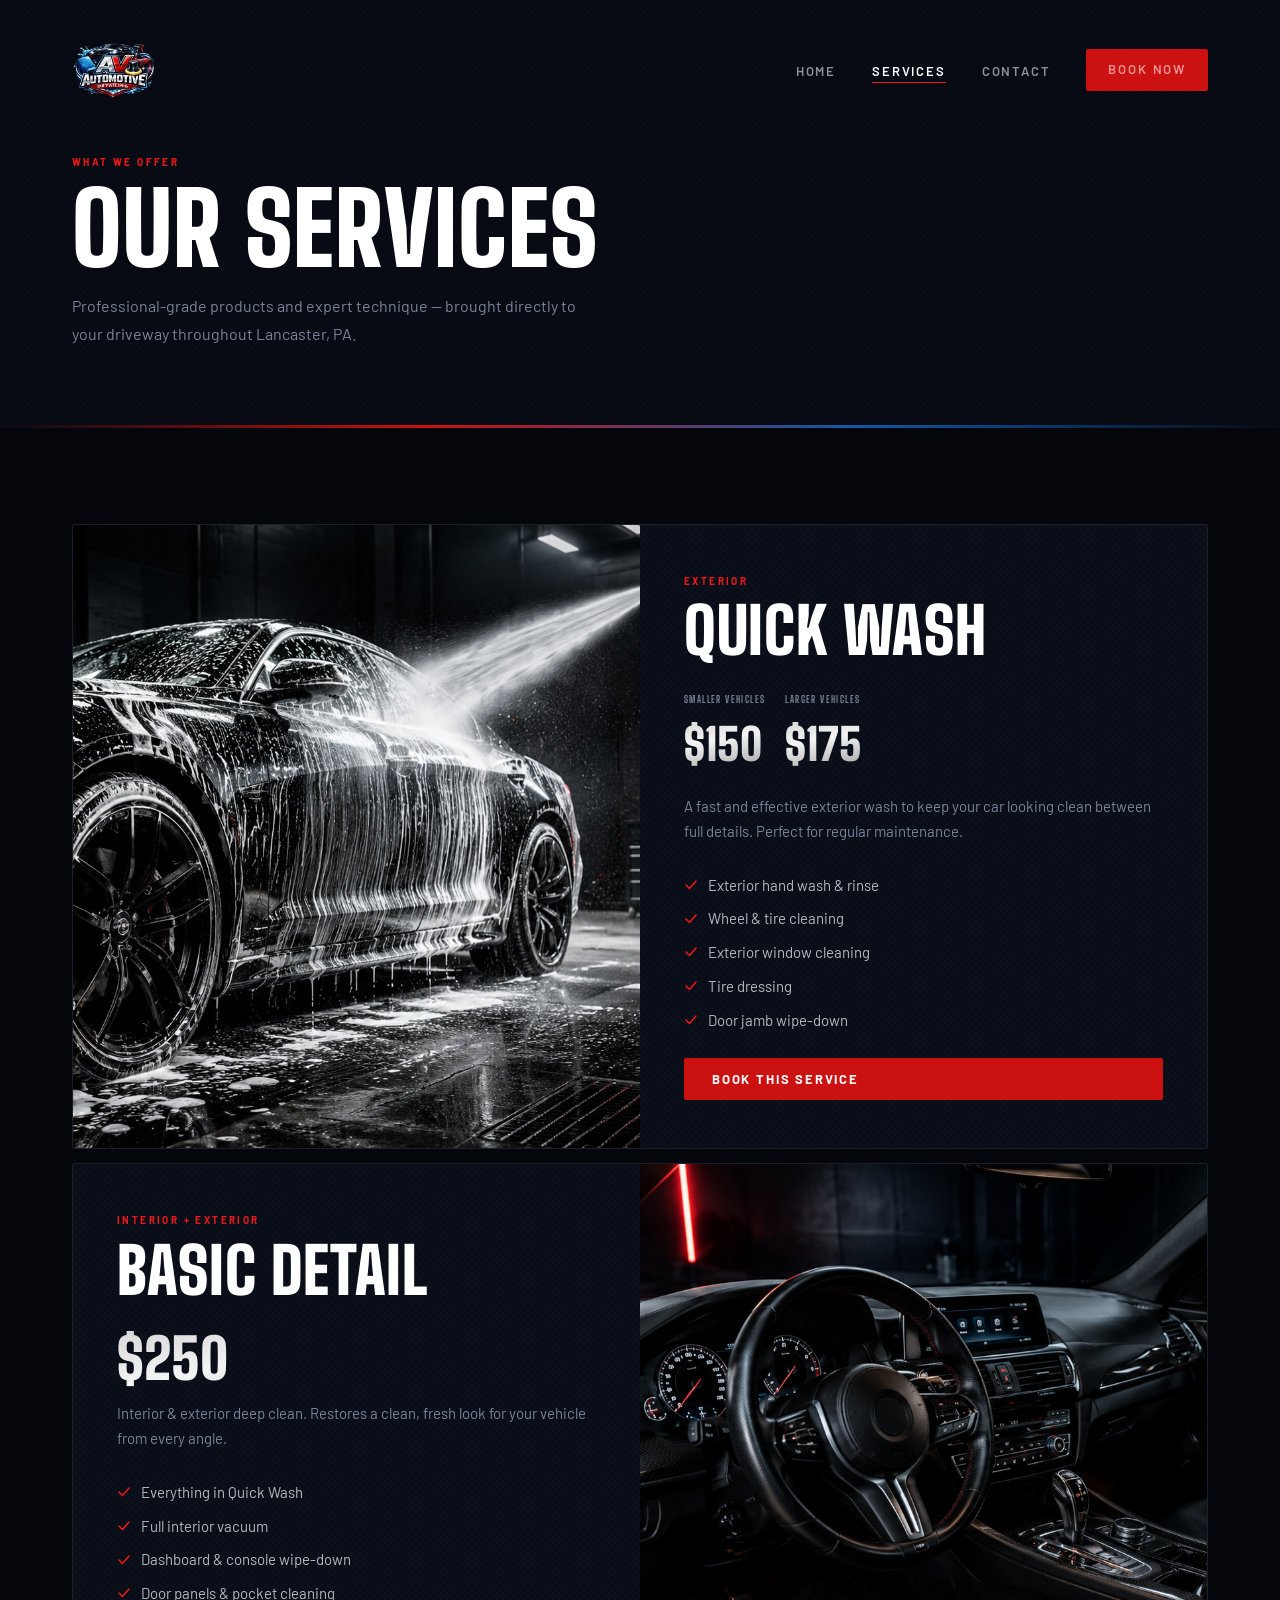
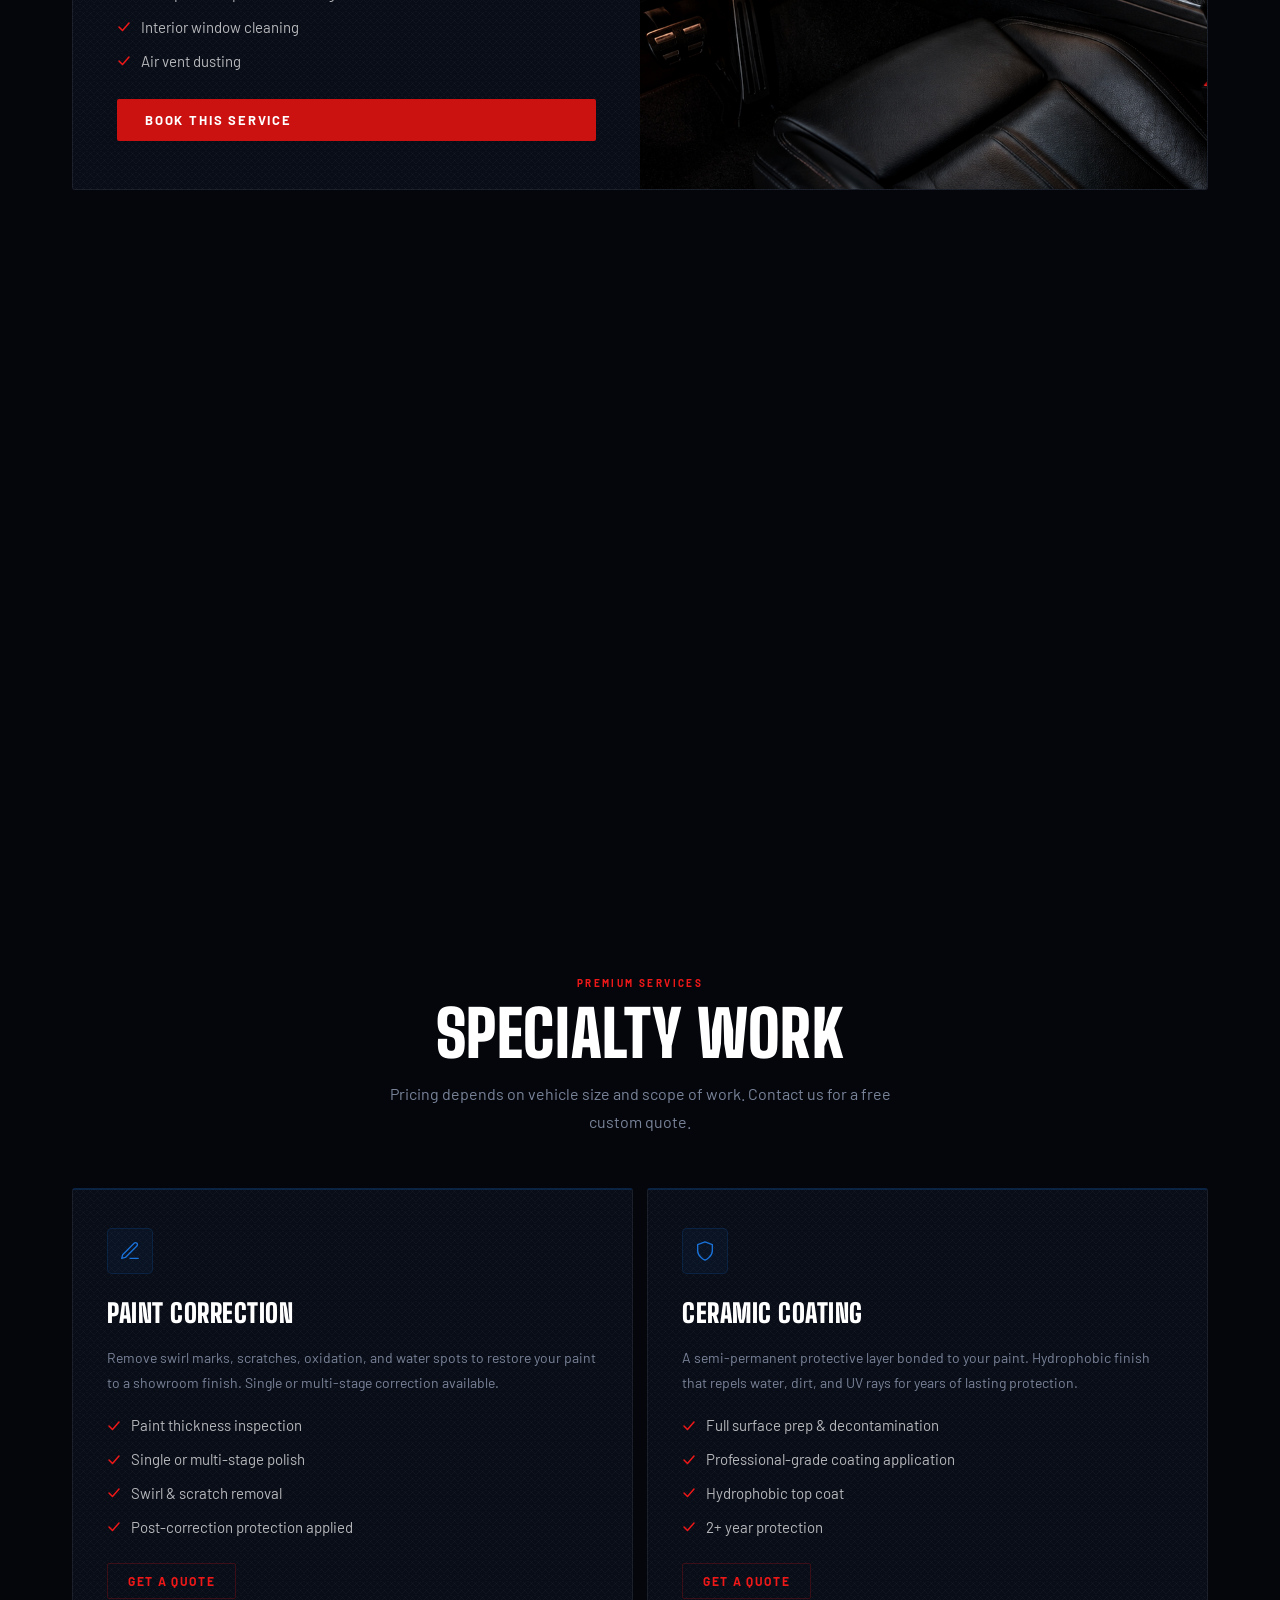
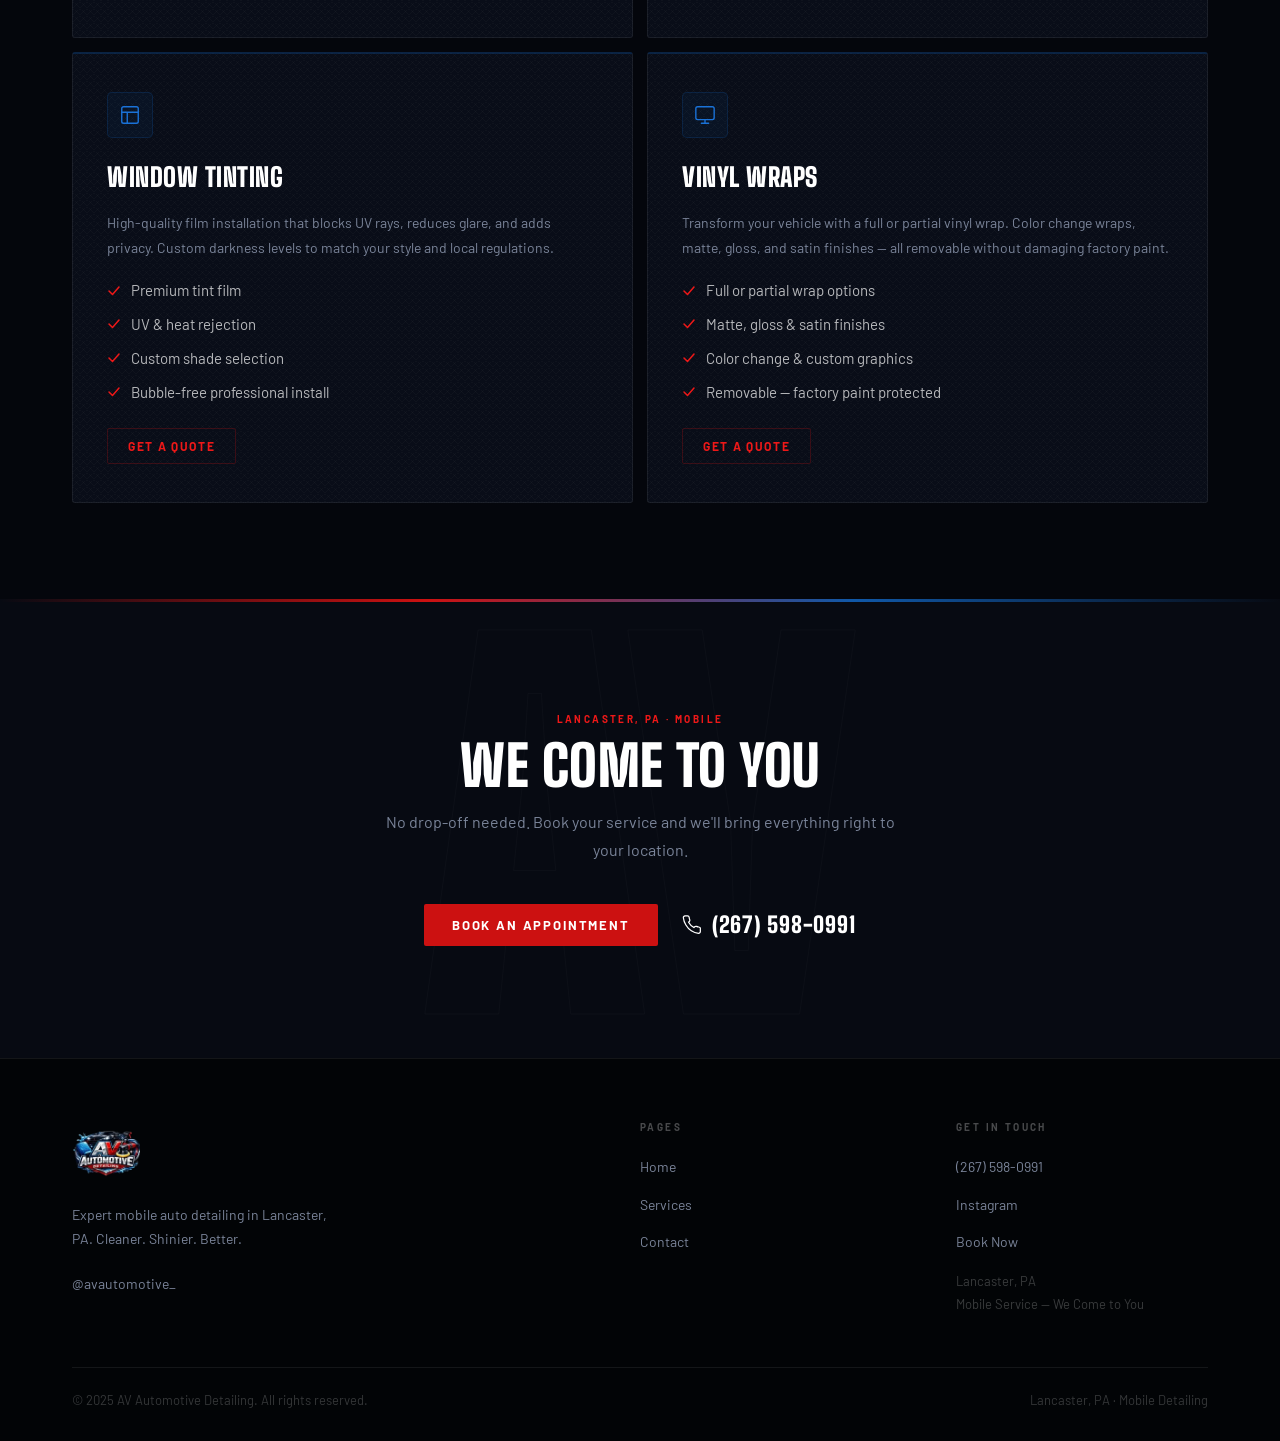
<file: av-automotive/services.html>
﻿<!DOCTYPE html>
<html lang="en">
<head>
  <meta charset="UTF-8" />
  <meta name="viewport" content="width=device-width, initial-scale=1.0" />
  <title>Services — AV Automotive Detailing</title>
  <meta name="description" content="Full service menu for AV Automotive Detailing in Lancaster, PA. Packages, paint correction, ceramic coating, vinyl wraps, and window tinting." />
  <link rel="icon" type="image/png" href="images/logo.png" />
  <link rel="preconnect" href="https://fonts.googleapis.com" />
  <link rel="preconnect" href="https://fonts.gstatic.com" crossorigin />
  <link href="https://fonts.googleapis.com/css2?family=Big+Shoulders+Display:wght@700;800;900&family=Barlow:ital,wght@0,400;0,500;0,600;1,400&family=Teko:wght@600;700&display=swap" rel="stylesheet" />
  <link rel="stylesheet" href="css/styles.css" />
</head>
<body>

<nav class="nav" role="navigation" aria-label="Main">
  <div class="nav-inner">
    <a href="index.html" class="nav-logo"><img src="images/logo.png" alt="AV Automotive Detailing" /></a>
    <ul class="nav-links" id="navLinks">
      <li><a href="index.html">Home</a></li>
      <li><a href="services.html">Services</a></li>
      <li><a href="contact.html">Contact</a></li>
      <li><a href="#" data-modal class="nav-book">Book Now</a></li>
    </ul>
    <button class="nav-burger" aria-label="Toggle menu" aria-expanded="false" aria-controls="navLinks">
      <span></span><span></span><span></span>
    </button>
  </div>
</nav>

<section class="page-hero" aria-labelledby="page-title">
  <div class="wrap">
    <div class="eyebrow fade-up">What We Offer</div>
    <h1 class="fade-up d1" id="page-title">Our Services</h1>
    <p class="section-sub fade-up d2">Professional-grade products and expert technique — brought directly to your driveway throughout Lancaster, PA.</p>
  </div>
</section>

<!-- CORE PACKAGES -->
<section class="svc-list" aria-label="Service detail">
  <div class="wrap">

    <!-- Quick Wash -->
    <div class="svc-row fade-up">
      <div class="svc-img">
        <!-- Save image to images/services/quick-wash.jpg -->
        <img src="images/quickwash.png" alt="Quick Wash" onerror="this.style.display='none'" style="object-position:80% center;" />
      </div>
      <div class="svc-content">
        <div class="eyebrow">Exterior</div>
        <h2 class="section-title">Quick Wash</h2>
        <div style="display:flex;gap:20px;align-items:flex-end;margin:14px 0;">
          <div>
            <div style="font-family:var(--font-d);font-size:10px;font-weight:700;letter-spacing:.14em;text-transform:uppercase;color:var(--grey);margin-bottom:2px;">Smaller Vehicles</div>
            <div class="svc-price-large" style="font-size:44px;">$150</div>
          </div>
          <div>
            <div style="font-family:var(--font-d);font-size:10px;font-weight:700;letter-spacing:.14em;text-transform:uppercase;color:var(--grey);margin-bottom:2px;">Larger Vehicles</div>
            <div class="svc-price-large" style="font-size:44px;">$175</div>
          </div>
        </div>
        <p style="font-size:15px;color:var(--grey);line-height:1.7;margin-bottom:14px;">A fast and effective exterior wash to keep your car looking clean between full details. Perfect for regular maintenance.</p>
        <ul class="svc-includes">
          <li>Exterior hand wash &amp; rinse</li>
          <li>Wheel &amp; tire cleaning</li>
          <li>Exterior window cleaning</li>
          <li>Tire dressing</li>
          <li>Door jamb wipe-down</li>
        </ul>
        <button class="btn btn-red" data-modal>Book This Service</button>
      </div>
    </div>

    <!-- Basic Detail -->
    <div class="svc-row flip fade-up">
      <div class="svc-img">
        <img src="images/basicdetail.png" alt="Basic Detail" onerror="this.style.display='none'" style="object-position:20% center;" />
      </div>
      <div class="svc-content">
        <div class="eyebrow">Interior + Exterior</div>
        <h2 class="section-title">Basic Detail</h2>
        <div class="svc-price-large">$250</div>
        <p style="font-size:15px;color:var(--grey);line-height:1.7;margin-bottom:14px;">Interior &amp; exterior deep clean. Restores a clean, fresh look for your vehicle from every angle.</p>
        <ul class="svc-includes">
          <li>Everything in Quick Wash</li>
          <li>Full interior vacuum</li>
          <li>Dashboard &amp; console wipe-down</li>
          <li>Door panels &amp; pocket cleaning</li>
          <li>Interior window cleaning</li>
          <li>Air vent dusting</li>
        </ul>
        <button class="btn btn-red" data-modal>Book This Service</button>
      </div>
    </div>

    <!-- Deluxe Detail -->
    <div class="svc-row fade-up">
      <div class="svc-img">
        <img src="images/deluxedetail.png" alt="Deluxe Detail" onerror="this.style.display='none'" style="object-position:20% center;" />
      </div>
      <div class="svc-content">
        <div class="eyebrow">Full Restoration</div>
        <h2 class="section-title">Deluxe Detail</h2>
        <div class="svc-price-large">$400</div>
        <p style="font-size:15px;color:var(--grey);line-height:1.7;margin-bottom:14px;">Our most thorough package — deep cleans and restores every inch of your vehicle. This brings your car back to that factory feel.</p>
        <ul class="svc-includes">
          <li>Everything in Basic Detail</li>
          <li>Carpet &amp; mat shampooing</li>
          <li>Leather conditioning &amp; treatment</li>
          <li>Clay bar paint decontamination</li>
          <li>Paint sealant application</li>
          <li>Engine bay cleaning</li>
          <li>Odor elimination treatment</li>
        </ul>
        <button class="btn btn-red" data-modal>Book This Service</button>
      </div>
    </div>

  </div>
</section>

<!-- PREMIUM SERVICES -->
<section style="padding:0 0 var(--S);background:var(--bg);" aria-labelledby="premium-title">
  <div class="wrap">
    <div style="text-align:center;margin-bottom:52px;" class="fade-up">
      <div class="eyebrow">Premium Services</div>
      <h2 class="section-title" id="premium-title">Specialty Work</h2>
      <p class="section-sub" style="margin:0 auto;">Pricing depends on vehicle size and scope of work. Contact us for a free custom quote.</p>
    </div>

    <div class="premium-svc-grid">

      <div class="premium-svc-card fade-up">
        <div class="psvc-icon">
          <svg viewBox="0 0 24 24" fill="none" stroke="currentColor" stroke-width="1.5" stroke-linecap="round" stroke-linejoin="round">
            <path d="M12 20h9"/><path d="M16.5 3.5a2.121 2.121 0 0 1 3 3L7 19l-4 1 1-4L16.5 3.5z"/>
          </svg>
        </div>
        <div class="psvc-name">Paint Correction</div>
        <p class="psvc-desc">Remove swirl marks, scratches, oxidation, and water spots to restore your paint to a showroom finish. Single or multi-stage correction available.</p>
        <ul class="svc-includes" style="margin-bottom:24px;">
          <li>Paint thickness inspection</li>
          <li>Single or multi-stage polish</li>
          <li>Swirl &amp; scratch removal</li>
          <li>Post-correction protection applied</li>
        </ul>
        <button class="btn btn-ghost-red btn-sm" data-modal>Get a Quote</button>
      </div>

      <div class="premium-svc-card fade-up d1">
        <div class="psvc-icon">
          <svg viewBox="0 0 24 24" fill="none" stroke="currentColor" stroke-width="1.5" stroke-linecap="round" stroke-linejoin="round">
            <path d="M12 22s8-4 8-10V5l-8-3-8 3v7c0 6 8 10 8 10z"/>
          </svg>
        </div>
        <div class="psvc-name">Ceramic Coating</div>
        <p class="psvc-desc">A semi-permanent protective layer bonded to your paint. Hydrophobic finish that repels water, dirt, and UV rays for years of lasting protection.</p>
        <ul class="svc-includes" style="margin-bottom:24px;">
          <li>Full surface prep &amp; decontamination</li>
          <li>Professional-grade coating application</li>
          <li>Hydrophobic top coat</li>
          <li>2+ year protection</li>
        </ul>
        <button class="btn btn-ghost-red btn-sm" data-modal>Get a Quote</button>
      </div>

      <div class="premium-svc-card fade-up">
        <div class="psvc-icon">
          <svg viewBox="0 0 24 24" fill="none" stroke="currentColor" stroke-width="1.5" stroke-linecap="round" stroke-linejoin="round">
            <rect x="3" y="3" width="18" height="18" rx="2"/>
            <path d="M3 9h18M9 21V9"/>
          </svg>
        </div>
        <div class="psvc-name">Window Tinting</div>
        <p class="psvc-desc">High-quality film installation that blocks UV rays, reduces glare, and adds privacy. Custom darkness levels to match your style and local regulations.</p>
        <ul class="svc-includes" style="margin-bottom:24px;">
          <li>Premium tint film</li>
          <li>UV &amp; heat rejection</li>
          <li>Custom shade selection</li>
          <li>Bubble-free professional install</li>
        </ul>
        <button class="btn btn-ghost-red btn-sm" data-modal>Get a Quote</button>
      </div>

      <div class="premium-svc-card fade-up d1">
        <div class="psvc-icon">
          <svg viewBox="0 0 24 24" fill="none" stroke="currentColor" stroke-width="1.5" stroke-linecap="round" stroke-linejoin="round">
            <rect x="2" y="3" width="20" height="14" rx="2"/>
            <path d="M8 21h8M12 17v4"/>
          </svg>
        </div>
        <div class="psvc-name">Vinyl Wraps</div>
        <p class="psvc-desc">Transform your vehicle with a full or partial vinyl wrap. Color change wraps, matte, gloss, and satin finishes — all removable without damaging factory paint.</p>
        <ul class="svc-includes" style="margin-bottom:24px;">
          <li>Full or partial wrap options</li>
          <li>Matte, gloss &amp; satin finishes</li>
          <li>Color change &amp; custom graphics</li>
          <li>Removable — factory paint protected</li>
        </ul>
        <button class="btn btn-ghost-red btn-sm" data-modal>Get a Quote</button>
      </div>

    </div>
  </div>
</section>

<!-- CTA -->
<section class="cta-section" aria-labelledby="svc-cta-title">
  <div class="wrap fade-up">
    <div class="eyebrow">Lancaster, PA · Mobile</div>
    <h2 class="section-title" id="svc-cta-title" style="font-size:clamp(28px,5vw,56px);">We Come to You</h2>
    <p class="section-sub">No drop-off needed. Book your service and we'll bring everything right to your location.</p>
    <div class="cta-actions">
      <button class="btn btn-red" data-modal>Book an Appointment</button>
      <a href="tel:+12675980991" class="cta-phone">
        <svg viewBox="0 0 24 24" fill="none" stroke="currentColor" stroke-width="1.5" stroke-linecap="round" stroke-linejoin="round">
          <path d="M22 16.92v3a2 2 0 0 1-2.18 2 19.79 19.79 0 0 1-8.63-3.07A19.5 19.5 0 0 1 4.69 12a19.79 19.79 0 0 1-3.07-8.67A2 2 0 0 1 3.6 1.18h3a2 2 0 0 1 2 1.72c.127.96.361 1.903.7 2.81a2 2 0 0 1-.45 2.11L7.91 8.73a16 16 0 0 0 6.36 6.36l.94-.94a2 2 0 0 1 2.11-.45c.907.339 1.85.573 2.81.7A2 2 0 0 1 22 16.92z"/>
        </svg>
        (267) 598-0991
      </a>
    </div>
  </div>
</section>

<footer class="footer">
  <div class="wrap">
    <div class="footer-grid">
      <div class="footer-brand">
        <img src="images/logo.png" alt="AV Automotive Detailing" />
        <p>Expert mobile auto detailing in Lancaster, PA. Cleaner. Shinier. Better.</p>
        <a href="https://www.instagram.com/avautomotive_/" target="_blank" rel="noopener noreferrer" class="f-ig">@avautomotive_</a>
      </div>
      <div class="footer-col">
        <h4>Pages</h4>
        <ul>
          <li><a href="index.html">Home</a></li>
          <li><a href="services.html">Services</a></li>
              <li><a href="contact.html">Contact</a></li>
        </ul>
      </div>
      <div class="footer-col">
        <h4>Get in Touch</h4>
        <ul>
          <li><a href="tel:+12675980991">(267) 598-0991</a></li>
          <li><a href="https://www.instagram.com/avautomotive_/" target="_blank" rel="noopener noreferrer">Instagram</a></li>
          <li><a href="#" data-modal>Book Now</a></li>
        </ul>
        <p class="f-addr">Lancaster, PA<br>Mobile Service — We Come to You</p>
      </div>
    </div>
    <div class="footer-bottom">
      <span>&copy; 2025 AV Automotive Detailing. All rights reserved.</span>
      <span>Lancaster, PA &middot; Mobile Detailing</span>
    </div>
  </div>
</footer>

<div class="modal-overlay" role="dialog" aria-modal="true" aria-labelledby="modalTitle">
  <div class="modal">
    <button class="modal-close" aria-label="Close">&times;</button>
    <div class="form-body" id="formBody">
      <h2 class="modal-title" id="modalTitle">Book an Appointment</h2>
      <p class="modal-sub">Fill out the form and we'll confirm within a few hours. Or call us at <strong>(267) 598-0991</strong>.</p>
      <form id="contactForm" novalidate>
        <div class="form-row">
          <div class="form-group"><label for="firstName">First Name</label><input type="text" id="firstName" name="firstName" required placeholder="John" /></div>
          <div class="form-group"><label for="lastName">Last Name</label><input type="text" id="lastName" name="lastName" required placeholder="Smith" /></div>
        </div>
        <div class="form-group"><label for="phone">Phone Number</label><input type="tel" id="phone" name="phone" required placeholder="(267) 555-0100" /></div>
        <div class="form-group">
          <label for="service">Service</label>
          <select id="service" name="service" required>
            <option value="" disabled selected>Select a service…</option>
            <option value="quick-wash">Quick Wash — $150 / $175</option>
            <option value="basic-detail">Basic Detail — $250</option>
            <option value="deluxe-detail">Deluxe Detail — $400</option>
            <option value="paint-correction">Paint Correction — Get a Quote</option>
            <option value="tinting">Window Tinting — Get a Quote</option>
            <option value="vinyl-wrap">Vinyl Wrap — Get a Quote</option>
            <option value="ceramic-coating">Ceramic Coating — Get a Quote</option>
            <option value="other">Not Sure / Other</option>
          </select>
        </div>
        <div class="form-group"><label for="vehicle">Your Vehicle</label><input type="text" id="vehicle" name="vehicle" placeholder="Year, make & model" /></div>
        <div class="form-group"><label for="preferred">Preferred Date / Time</label><input type="text" id="preferred" name="preferred" placeholder="e.g. Saturday morning" /></div>
        <div class="form-group"><label for="location">Service Location</label><input type="text" id="location" name="location" placeholder="Your address or area in Lancaster, PA" /></div>
        <div class="form-group"><label for="notes">Additional Notes</label><textarea id="notes" name="notes" placeholder="Anything else we should know…"></textarea></div>
        <button type="submit" class="btn btn-red" style="width:100%;justify-content:center;">Send Message</button>
      </form>
    </div>
    <div class="form-success" aria-live="polite">
      <div class="form-success-icon">&#10003;</div>
      <h3>Message Sent!</h3>
      <p>We'll be in touch shortly to confirm your appointment.</p>
    </div>
  </div>
</div>

<script src="js/main.js"></script>
</body>
</html>
</file>
<file: av-automotive/css/styles.css>
@import url('https://fonts.googleapis.com/css2?family=Big+Shoulders+Display:wght@700;800;900&family=Barlow:ital,wght@0,400;0,500;0,600;1,400&family=Teko:wght@600;700&display=swap');

:root {
  --bg:        #04060C;
  --bg-2:      #070A12;
  --bg-card:   #090D18;
  --bg-card-2: #0E1420;
  --red:       #CC1111;
  --red-b:     #EE1818;
  --red-glow:  rgba(204,17,17,0.16);
  --blue:      #1058A8;
  --blue-b:    #1A72D8;
  --blue-glow: rgba(16,88,168,0.14);
  --gold:      #F5A623;
  --white:     #FFFFFF;
  --grey:      #7A8499;
  --border:        rgba(255,255,255,0.07);
  --border-red:    rgba(204,17,17,0.25);
  --border-blue:   rgba(16,88,168,0.22);
  --font-d: 'Big Shoulders Display', sans-serif;
  --font-b: 'Barlow', sans-serif;
  --S:  96px;
  --W: 1200px;
  --r:    2px;

  /* Carbon fiber micro-texture used on cards/sections */
  --cf: repeating-linear-gradient(
    45deg,
    rgba(255,255,255,.022) 0,
    rgba(255,255,255,.022) 1px,
    transparent 1px,
    transparent 6px
  ),
  repeating-linear-gradient(
    -45deg,
    rgba(255,255,255,.022) 0,
    rgba(255,255,255,.022) 1px,
    transparent 1px,
    transparent 6px
  );
}

* { margin:0; padding:0; box-sizing:border-box; }
html { scroll-behavior:smooth; }
body {
  background:var(--bg);
  color:var(--white);
  font-family:var(--font-b);
  line-height:1.65;
  overflow-x:hidden;
}
img { display:block; max-width:100%; }

.wrap { max-width:var(--W); margin:0 auto; padding:0 32px; }

/* ── TYPE ── */
.eyebrow {
  display:block;
  font-family:var(--font-b); font-size:10px; font-weight:700;
  letter-spacing:.24em; text-transform:uppercase;
  color:var(--red-b); margin-bottom:10px;
}
.section-title {
  font-family:var(--font-d); font-weight:900;
  font-size:clamp(36px,5vw,64px);
  line-height:1; letter-spacing:.01em; text-transform:uppercase;
  margin-bottom:14px;
}
.section-sub {
  font-size:16px; color:var(--grey); line-height:1.75; max-width:520px;
}
.chrome {
  background:linear-gradient(170deg,#C8C8C8 0%,#F0F0F0 35%,#D0D0D0 55%,#909090 80%,#C0C0C0 100%);
  -webkit-background-clip:text; -webkit-text-fill-color:transparent; background-clip:text;
}

/* ── TOPBAR ── */
.topbar {
  position:fixed; top:0; left:0; right:0;
  height:34px; z-index:1002;
  background:#020407;
  border-bottom:1px solid rgba(255,255,255,.055);
}
.topbar-inner {
  max-width:var(--W); margin:0 auto; padding:0 32px;
  height:100%;
  display:flex; align-items:center; justify-content:space-between;
}
.tb-left {
  display:flex; align-items:center; gap:0;
  font-family:var(--font-b); font-size:10.5px; font-weight:500;
  letter-spacing:.1em; text-transform:uppercase;
  color:rgba(255,255,255,.3);
}
.tb-link {
  display:flex; align-items:center; gap:7px;
  color:rgba(255,255,255,.5); text-decoration:none;
  transition:color .2s;
}
.tb-link:hover { color:var(--white); }
.tb-link svg { width:11px; height:11px; flex-shrink:0; }
.tb-sep { margin:0 14px; color:rgba(255,255,255,.14); }
.tb-right {
  font-family:var(--font-b); font-size:10px; font-weight:700;
  letter-spacing:.18em; text-transform:uppercase;
  color:var(--red-b); text-decoration:none;
  border-left:1px solid rgba(255,255,255,.07);
  padding-left:20px;
  display:flex; align-items:center;
  transition:color .2s;
}
.tb-right:hover { color:var(--white); }

/* ── NAV ── */
.nav {
  position:fixed; top:34px; left:0; right:0; z-index:1000;
  border-bottom:1px solid transparent;
  transition:background .35s, border-color .35s;
}
.nav.scrolled {
  background:rgba(4,6,12,.97);
  backdrop-filter:blur(24px);
  border-bottom-color:var(--border);
}
.nav-inner {
  max-width:var(--W); margin:0 auto; padding:0 32px;
  display:flex; align-items:center; justify-content:space-between;
  height:72px;
}
.nav-logo img { height:82px; width:auto; }
.nav-links {
  display:flex; align-items:center; gap:36px; list-style:none;
}
.nav-links a {
  font-family:var(--font-b); font-weight:600; font-size:13px;
  letter-spacing:.14em; text-transform:uppercase;
  color:rgba(255,255,255,.55); text-decoration:none;
  transition:color .2s;
  position:relative;
}
.nav-links a::after {
  content:''; position:absolute;
  bottom:-4px; left:0; right:0; height:1px;
  background:var(--red-b);
  transform:scaleX(0); transition:transform .25s;
  transform-origin:left;
}
.nav-links a:hover,
.nav-links a.active { color:var(--white); }
.nav-links a:hover::after,
.nav-links a.active::after { transform:scaleX(1); }
.nav-book {
  font-family:var(--font-b); font-weight:700; font-size:12px;
  letter-spacing:.16em; text-transform:uppercase;
  background:var(--red); color:var(--white);
  padding:10px 22px; border-radius:var(--r);
  border:none; cursor:pointer;
  text-decoration:none; display:inline-block;
  transition:background .2s, transform .2s, box-shadow .2s;
}
.nav-book::after { display:none !important; }
.nav-book:hover {
  background:var(--red-b);
  transform:translateY(-1px);
  box-shadow:0 6px 20px rgba(204,17,17,.3);
}
.nav-burger {
  display:none; flex-direction:column; gap:5px;
  cursor:pointer; background:none; border:none; padding:8px;
}
.nav-burger span {
  display:block; width:24px; height:2px;
  background:var(--white); transition:all .3s;
}
.nav-burger.open span:nth-child(1) { transform:translateY(7px) rotate(45deg); }
.nav-burger.open span:nth-child(2) { opacity:0; }
.nav-burger.open span:nth-child(3) { transform:translateY(-7px) rotate(-45deg); }

/* ── HERO ── */
.hero {
  position:relative;
  min-height:100vh;
  display:flex; align-items:center;
  background:var(--bg);
  overflow:hidden;
}
/* Carbon fiber background texture */
.hero-cf {
  position:absolute; inset:0; z-index:0; pointer-events:none;
  background-image:var(--cf);
  background-size:7px 7px;
  opacity:.7;
}
/* Subtle speed lines */
.hero-speed {
  position:absolute; inset:0; z-index:0; pointer-events:none;
  background:
    linear-gradient(168deg, transparent 54%, rgba(255,255,255,.007) 54.6%, transparent 55.2%),
    linear-gradient(168deg, transparent 62%, rgba(255,255,255,.005) 62.5%, transparent 63.1%),
    linear-gradient(168deg, transparent 70%, rgba(255,255,255,.006) 70.5%, transparent 71.1%),
    linear-gradient(168deg, transparent 46%, rgba(21,96,176,.03) 46.5%, transparent 47.1%);
}
/* ── HERO LEFT ZONE ── */
.hero-left-zone {
  position:absolute; left:0; top:0; bottom:0;
  width:44%; z-index:2; pointer-events:none;
  overflow:hidden;
}

/* Angled brand accent lines */
.hero-accent-lines { position:absolute; inset:0; }
.hero-accent-lines::before {
  content:''; position:absolute;
  top:8%; bottom:8%; left:22%; width:1px;
  background:linear-gradient(to bottom,
    transparent, rgba(204,17,17,.16) 28%, rgba(204,17,17,.09) 72%, transparent
  );
  transform:rotate(9deg); transform-origin:center;
}
.hero-accent-lines::after {
  content:''; position:absolute;
  top:15%; bottom:15%; left:36%; width:1px;
  background:linear-gradient(to bottom,
    transparent, rgba(16,88,168,.14) 32%, rgba(16,88,168,.07) 68%, transparent
  );
  transform:rotate(9deg); transform-origin:center;
}

/* Faint water droplet dots */
.hero-water-drops {
  position:absolute; inset:0;
  background-image:
    radial-gradient(ellipse 3px 4px at 13% 30%, rgba(255,255,255,.07) 0%, transparent 100%),
    radial-gradient(ellipse 2px 3px at  7% 56%, rgba(255,255,255,.055) 0%, transparent 100%),
    radial-gradient(ellipse 4px 5px at 27% 69%, rgba(255,255,255,.045) 0%, transparent 100%),
    radial-gradient(ellipse 2px 2px at 40% 22%, rgba(255,255,255,.06) 0%, transparent 100%),
    radial-gradient(ellipse 3px 4px at 17% 83%, rgba(255,255,255,.045) 0%, transparent 100%),
    radial-gradient(ellipse 2px 3px at 45% 48%, rgba(255,255,255,.04) 0%, transparent 100%),
    radial-gradient(ellipse 5px 3px at 31% 76%, rgba(255,255,255,.035) 0%, transparent 100%),
    radial-gradient(ellipse 2px 4px at  9% 91%, rgba(255,255,255,.05) 0%, transparent 100%),
    radial-gradient(ellipse 3px 2px at 41% 61%, rgba(255,255,255,.04) 0%, transparent 100%),
    radial-gradient(ellipse 2px 3px at 21% 43%, rgba(255,255,255,.055) 0%, transparent 100%),
    radial-gradient(ellipse 2px 2px at 52% 35%, rgba(255,255,255,.03) 0%, transparent 100%),
    radial-gradient(ellipse 3px 3px at 48% 78%, rgba(255,255,255,.035) 0%, transparent 100%);
}

/* Service badge strip — left side */
.hero-svc-strip {
  position:absolute;
  left:9%; top:50%; transform:translateY(-50%);
  display:flex; flex-direction:column; gap:15px;
}
.hero-svc-item { display:flex; align-items:center; gap:10px; }
.hero-svc-icon {
  width:26px; height:26px; border-radius:3px; flex-shrink:0;
  background:rgba(255,255,255,.03);
  border:1px solid rgba(255,255,255,.07);
  display:flex; align-items:center; justify-content:center;
  color:rgba(255,255,255,.22);
}
.hero-svc-icon svg { width:12px; height:12px; }
.hero-svc-label {
  font-family:var(--font-b); font-size:8.5px; font-weight:700;
  letter-spacing:.22em; text-transform:uppercase;
  color:rgba(255,255,255,.18); white-space:nowrap;
}

/* AV watermark — bottom-left, intentional brand anchor */
.hero::before {
  content:'AV';
  position:absolute;
  bottom:10px; left:130px;
  font-family:'Teko', sans-serif; font-weight:700;
  font-size:clamp(340px,48vw,680px); line-height:1;
  letter-spacing:-.02em;
  transform:scaleX(0.62) scaleY(1.22);
  transform-origin:bottom left;
  background:linear-gradient(to top,
    transparent 0%,
    transparent 24%,
    rgba(255,255,255,.07) 40%,
    rgba(255,255,255,.05) 62%,
    rgba(255,255,255,.02) 82%,
    transparent 100%
  );
  -webkit-background-clip:text; background-clip:text;
  color:transparent;
  user-select:none; pointer-events:none;
  z-index:1;
}
/* Bottom fade into next section */
.hero::after {
  content:'';
  position:absolute;
  bottom:0; left:0; right:0;
  height:220px;
  background:linear-gradient(to bottom, transparent 0%, rgba(4,6,12,.7) 55%, var(--bg) 100%);
  z-index:6; pointer-events:none;
}
.hero-content-wrap {
  position:relative; z-index:2; width:100%;
}
.hero-content {
  max-width:680px;
  padding:148px 0 90px;
  margin:0 auto;
  display:flex; flex-direction:column; align-items:center;
  text-align:center;
}

/* Hero eyebrow badge */
.hero-eyebrow-badge {
  display:inline-flex; align-items:center; gap:10px;
  font-family:var(--font-b); font-size:10px; font-weight:700;
  letter-spacing:.24em; text-transform:uppercase;
  color:rgba(255,255,255,.4);
  margin-bottom:22px;
}
.heb-dot {
  width:6px; height:6px; border-radius:50%; flex-shrink:0;
  background:var(--red-b);
  box-shadow:0 0 10px rgba(238,24,24,.7), 0 0 20px rgba(238,24,24,.3);
}
.heb-line {
  width:1px; height:14px;
  background:rgba(255,255,255,.18); flex-shrink:0;
}

.hero-h1 {
  font-family:'Teko', sans-serif; font-weight:700;
  font-size:clamp(44px,5.5vw,80px);
  line-height:.9; letter-spacing:.05em; text-transform:uppercase;
  margin-bottom:22px;
}
.hero-h1 em {
  font-style:normal;
  background:linear-gradient(135deg, #FF3333 0%, #FF6060 45%, #CC1111 100%);
  -webkit-background-clip:text; -webkit-text-fill-color:transparent; background-clip:text;
  filter:drop-shadow(0 0 10px rgba(220,30,30,.45)) drop-shadow(0 0 24px rgba(200,20,20,.2));
}
.hero-sub {
  font-size:15px; color:rgba(255,255,255,.52);
  line-height:1.8; max-width:440px; margin-bottom:34px;
}
.hero-actions { display:flex; gap:12px; flex-wrap:wrap; margin-bottom:36px; justify-content:center; }

/* Sticker-style tags */
.hero-tags { display:flex; gap:7px; flex-wrap:wrap; justify-content:center; }
.htag {
  display:inline-flex; align-items:center; gap:5px;
  padding:5px 11px;
  font-family:var(--font-b); font-size:9.5px; font-weight:700;
  letter-spacing:.18em; text-transform:uppercase;
  color:rgba(255,255,255,.55);
  background:rgba(255,255,255,.04);
  border:1px solid rgba(255,255,255,.1);
  border-radius:2px;
}
.htag-gold {
  color:var(--gold);
  background:rgba(245,166,35,.07);
  border-color:rgba(245,166,35,.28);
}
.htag-blue {
  color:var(--blue-b);
  background:var(--blue-glow);
  border-color:var(--border-blue);
}
.htag-red {
  color:var(--red-b);
  background:var(--red-glow);
  border-color:var(--border-red);
}

/* Hero visual — right side */
.hero-visual {
  position:absolute;
  top:0; right:-4%; bottom:0;
  width:62%;
  pointer-events:none;
  z-index:1;
}
.hero-car {
  position:absolute; inset:0;
  background:url('../images/herocar.png') center center / cover no-repeat;
  opacity:0; transition:opacity .9s ease;
  -webkit-mask-image:
    radial-gradient(ellipse 58% 48% at 0% 100%, transparent 50%, black 88%),
    linear-gradient(to right, transparent 0%, rgba(0,0,0,.5) 10%, black 24%),
    linear-gradient(to bottom, transparent 0%, black 7%, black 70%, rgba(0,0,0,.4) 88%, transparent 100%);
  -webkit-mask-composite: destination-in, destination-in;
  mask-image:
    radial-gradient(ellipse 58% 48% at 0% 100%, transparent 50%, black 88%),
    linear-gradient(to right, transparent 0%, rgba(0,0,0,.5) 10%, black 24%),
    linear-gradient(to bottom, transparent 0%, black 7%, black 70%, rgba(0,0,0,.4) 88%, transparent 100%);
  mask-composite: intersect, intersect;
}
.hero-visual.img-loaded .hero-car { opacity:1; }
.hero-atmo {
  position:absolute; inset:0;
  background:
    radial-gradient(ellipse 60% 55% at 60% 48%, rgba(21,96,176,.14) 0%, transparent 100%),
    radial-gradient(ellipse 40% 35% at 90% 80%, rgba(201,16,16,.12) 0%, transparent 100%),
    radial-gradient(ellipse 30% 25% at 25% 15%, rgba(21,96,176,.05) 0%, transparent 100%);
  transition:opacity .7s ease;
}
.hero-visual.img-loaded .hero-atmo { opacity:.3; }
.hero-shine {
  position:absolute; inset:0;
}
.hero-shine::before,
.hero-shine::after {
  content:''; position:absolute;
  top:-20%; bottom:-20%; width:1px;
  background:linear-gradient(to bottom, transparent 0%, rgba(255,255,255,.04) 20%, rgba(255,255,255,.09) 50%, rgba(255,255,255,.04) 80%, transparent 100%);
  transform:rotate(8deg); transform-origin:center;
}
.hero-shine::before { left:27%; }
.hero-shine::after  { right:27%; opacity:.55; }
.hero-bubbles {
  position:absolute; inset:0; transition:opacity .7s ease;
}
.hero-visual.img-loaded .hero-bubbles { opacity:0; }
.hero-bubbles::before {
  content:'';
  position:absolute; top:80px; left:40px;
  width:4px; height:4px; border-radius:50%;
  background:rgba(255,255,255,.07);
  box-shadow:
    72px 88px 0 1px rgba(255,255,255,.04),
    180px 52px 0 2px rgba(255,255,255,.03),
    290px 160px 0 1px rgba(255,255,255,.05),
    370px 80px 0 2px rgba(255,255,255,.03);
  filter:blur(.5px);
}
.hero-bubbles::after {
  content:''; position:absolute;
  top:22%; right:18%;
  width:44px; height:44px; border-radius:50%;
  border:1px solid rgba(255,255,255,.03);
}
.hero-left-fade {
  position:absolute; top:0; left:0; bottom:0; width:38%;
  background:linear-gradient(to right, var(--bg), transparent);
  z-index:4;
}
.hero-divider {
  position:absolute; top:15%; bottom:15%;
  left:0; width:1px;
  background:linear-gradient(to bottom,
    transparent,
    rgba(204,17,17,.22) 35%,
    rgba(16,88,168,.28) 65%,
    transparent
  );
  z-index:5;
}

/* ── BUTTONS ── */
.btn {
  display:inline-flex; align-items:center; gap:8px;
  font-family:var(--font-b); font-weight:700; font-size:13px;
  letter-spacing:.14em; text-transform:uppercase;
  text-decoration:none; border:none; cursor:pointer;
  transition:all .25s; border-radius:var(--r);
  padding:13px 28px; white-space:nowrap;
}
.btn-red {
  background:var(--red); color:var(--white);
  box-shadow:0 0 0 rgba(204,17,17,.4);
}
.btn-red:hover {
  background:var(--red-b); transform:translateY(-2px);
  box-shadow:0 8px 28px rgba(204,17,17,.35), 0 0 40px rgba(204,17,17,.1);
}
.btn-ghost {
  background:transparent; color:var(--white);
  border:1px solid rgba(255,255,255,.18);
}
.btn-ghost:hover { border-color:rgba(255,255,255,.45); background:rgba(255,255,255,.04); }
.btn-ghost-red {
  background:transparent; color:var(--red-b);
  border:1px solid var(--border-red);
}
.btn-ghost-red:hover { background:var(--red-glow); border-color:var(--red-b); }
.btn-sm { padding:10px 20px; font-size:12px; }

/* ── ACCENT STRIP ── */
.accent-strip {
  height:3px;
  background:linear-gradient(90deg, var(--red) 0%, var(--blue) 55%, transparent 100%);
  position:relative; z-index:10;
}

/* ── SERVICES TICKER ── */
.svc-ticker {
  background:#030508;
  border-bottom:1px solid rgba(255,255,255,.05);
  overflow:hidden;
  height:38px;
  display:flex; align-items:center;
  position:relative;
}
.svc-ticker::before,
.svc-ticker::after {
  content:'';
  position:absolute; top:0; bottom:0; width:80px; z-index:2;
  pointer-events:none;
}
.svc-ticker::before { left:0; background:linear-gradient(to right, #030508, transparent); }
.svc-ticker::after  { right:0; background:linear-gradient(to left, #030508, transparent); }
.ticker-track {
  display:flex; align-items:center; gap:28px;
  white-space:nowrap;
  animation:ticker 36s linear infinite;
  padding:0 20px;
  font-family:var(--font-b); font-size:10px; font-weight:700;
  letter-spacing:.2em; text-transform:uppercase;
  color:rgba(255,255,255,.3);
}
.ticker-dot {
  color:var(--red); font-size:5px; flex-shrink:0;
}
@keyframes ticker {
  from { transform:translateX(0); }
  to   { transform:translateX(-50%); }
}

/* ── SERVICE PACKAGES ── */
.packages { padding:var(--S) 0; background:var(--bg); }
.packages-head { margin-bottom:44px; }
.pkg-grid {
  display:grid;
  grid-template-columns:repeat(3,1fr);
  gap:14px;
  margin-bottom:14px;
}
.pkg-card {
  background-color:var(--bg-card);
  background-image:var(--cf);
  background-size:7px 7px;
  border:1px solid rgba(255,255,255,.07);
  border-top:2px solid rgba(204,17,17,.35);
  border-radius:3px;
  display:flex; flex-direction:column;
  position:relative; overflow:hidden;
  transition:border-top-color .3s, background-color .3s, box-shadow .3s;
}
.pkg-card:hover {
  background-color:var(--bg-card-2);
  border-top-color:var(--red-b);
  box-shadow:0 0 0 1px rgba(255,255,255,.07), 0 20px 40px rgba(0,0,0,.4), 0 0 30px rgba(204,17,17,.06);
}
/* Shine sweep on hover */
.pkg-card-shine {
  position:absolute; inset:0; z-index:10; pointer-events:none;
  background:linear-gradient(108deg,
    transparent 35%, rgba(255,255,255,.045) 50%, transparent 65%
  );
  transform:translateX(-120%);
  transition:transform .65s ease;
}
.pkg-card:hover .pkg-card-shine { transform:translateX(220%); }

/* Image slot */
.pkg-img {
  position:relative; aspect-ratio:16/9;
  background:linear-gradient(135deg,#070B15 0%,#0E1520 100%);
  overflow:hidden; flex-shrink:0;
}
.pkg-img::after {
  content:''; position:absolute; inset:0;
  background:linear-gradient(135deg, rgba(16,88,168,.06) 0%, transparent 55%, rgba(204,17,17,.04) 100%);
  pointer-events:none; z-index:1;
}
.pkg-img img {
  width:100%; height:100%; object-fit:cover;
  transition:transform .6s ease; position:relative; z-index:2;
}
.pkg-card:hover .pkg-img img { transform:scale(1.05); }
.pkg-meta {
  display:flex; align-items:center; justify-content:space-between;
  padding:18px 20px 0;
}
.pkg-icon {
  width:32px; height:32px; border-radius:4px;
  background:rgba(204,17,17,.1); border:1px solid var(--border-red);
  display:flex; align-items:center; justify-content:center;
  color:var(--red-b); flex-shrink:0;
}
.pkg-icon svg { width:15px; height:15px; }
.pkg-badge {
  font-family:var(--font-b); font-size:9px; font-weight:700;
  letter-spacing:.18em; text-transform:uppercase;
  color:var(--blue-b);
  border:1px solid var(--border-blue);
  padding:3px 8px; border-radius:2px;
  background:rgba(16,88,168,.08);
}
.pkg-body { padding:14px 20px 24px; flex:1; display:flex; flex-direction:column; }
.pkg-name {
  font-family:var(--font-d); font-weight:900; font-size:26px;
  letter-spacing:.02em; text-transform:uppercase;
  margin-bottom:8px;
}
.pkg-price { display:flex; align-items:baseline; gap:6px; margin-bottom:8px; }
.pkg-price-main {
  font-family:var(--font-d); font-weight:900; font-size:50px; line-height:1;
  background:linear-gradient(170deg,#D8D8D8 0%,#F4F4F4 40%,#A8A8A8 100%);
  -webkit-background-clip:text; -webkit-text-fill-color:transparent; background-clip:text;
}
.pkg-price-note { font-size:13px; color:var(--grey); line-height:1.4; }
.pkg-price-split { display:flex; gap:20px; margin-bottom:8px; }
.pkg-split-item { display:flex; flex-direction:column; gap:2px; }
.pkg-split-lbl {
  font-family:var(--font-b); font-size:9px; font-weight:700;
  letter-spacing:.16em; text-transform:uppercase; color:var(--grey);
}
.pkg-split-val {
  font-family:var(--font-d); font-weight:900; font-size:38px; line-height:1;
  background:linear-gradient(170deg,#D8D8D8 0%,#F4F4F4 40%,#A8A8A8 100%);
  -webkit-background-clip:text; -webkit-text-fill-color:transparent; background-clip:text;
}
.pkg-desc { font-size:14px; color:var(--grey); line-height:1.7; margin-bottom:16px; flex:1; }

/* Specialty quote strip */
.quote-strip {
  display:grid; grid-template-columns:repeat(4,1fr);
  gap:14px;
}
.quote-item {
  background-color:var(--bg-card);
  background-image:var(--cf);
  background-size:7px 7px;
  border:1px solid rgba(255,255,255,.07);
  border-left:2px solid var(--blue);
  border-radius:3px;
  padding:20px 18px;
  display:flex; align-items:center; gap:14px;
  transition:background-color .25s, box-shadow .25s, border-left-color .25s;
}
.quote-item:hover {
  background-color:var(--bg-card-2);
  border-left-color:var(--blue-b);
  box-shadow:0 8px 24px rgba(0,0,0,.3);
}
.q-icon {
  width:38px; height:38px; border-radius:4px;
  background:rgba(16,88,168,.09); border:1px solid var(--border-blue);
  display:flex; align-items:center; justify-content:center;
  color:var(--blue-b); flex-shrink:0;
}
.q-icon svg { width:17px; height:17px; }
.q-name {
  font-family:var(--font-d); font-weight:900; font-size:16px;
  letter-spacing:.03em; text-transform:uppercase; margin-bottom:3px;
}
.q-price {
  font-size:10px; font-family:var(--font-b); font-weight:700;
  letter-spacing:.14em; text-transform:uppercase; color:var(--blue-b);
}

/* ── PROCESS ── */
.process { padding:var(--S) 0; background:var(--bg-2); }
.process-grid {
  display:grid; grid-template-columns:repeat(3,1fr);
  gap:14px; margin-top:44px;
}
.process-step {
  background-color:var(--bg-card);
  background-image:var(--cf);
  background-size:7px 7px;
  border:1px solid rgba(255,255,255,.06);
  border-top:2px solid rgba(204,17,17,.2);
  border-radius:3px;
  padding:36px 28px;
  transition:border-top-color .3s;
}
.process-step:hover { border-top-color:var(--red-b); }
.step-num {
  font-family:var(--font-d); font-size:56px; font-weight:900;
  line-height:1; letter-spacing:-.01em;
  color:transparent;
  -webkit-text-stroke:1px rgba(238,24,24,.3);
  margin-bottom:16px;
  transition:-webkit-text-stroke-color .3s;
}
.process-step:hover .step-num { -webkit-text-stroke-color:rgba(238,24,24,.7); }
.step-icon {
  width:46px; height:46px; border-radius:5px;
  background:rgba(204,17,17,.09); border:1px solid var(--border-red);
  display:flex; align-items:center; justify-content:center;
  color:var(--red-b); margin-bottom:18px;
}
.step-icon svg { width:22px; height:22px; }
.step-title {
  font-family:var(--font-d); font-weight:900; font-size:24px;
  letter-spacing:.02em; text-transform:uppercase; margin-bottom:10px;
}
.step-desc { font-size:14px; color:var(--grey); line-height:1.75; }

/* ── WHY AV ── */
.why { padding:var(--S) 0; background:var(--bg); }
.why-grid {
  display:grid; grid-template-columns:1fr 1fr;
  gap:72px; align-items:center;
}
.why-features { display:flex; flex-direction:column; gap:10px; margin-top:36px; }
.why-feat {
  display:flex; gap:16px; align-items:flex-start;
  padding:22px 20px;
  background-color:var(--bg-card);
  background-image:var(--cf); background-size:7px 7px;
  border:1px solid rgba(255,255,255,.06);
  border-left:2px solid transparent;
  border-radius:3px;
  transition:all .25s;
}
.why-feat:hover { background-color:var(--bg-card-2); border-left-color:var(--red-b); }
.feat-icon {
  width:42px; height:42px; border-radius:4px;
  background:rgba(204,17,17,.09); border:1px solid var(--border-red);
  display:flex; align-items:center; justify-content:center;
  color:var(--red-b); flex-shrink:0; margin-top:2px;
}
.feat-icon svg { width:20px; height:20px; }
.feat-text h3 {
  font-family:var(--font-d); font-weight:900; font-size:20px;
  letter-spacing:.02em; text-transform:uppercase; margin-bottom:6px;
}
.feat-text p { font-size:14px; color:var(--grey); line-height:1.75; }
.why-stats {
  display:grid; grid-template-columns:1fr 1fr;
  gap:10px;
}
.stat-box {
  background-color:var(--bg-card);
  background-image:var(--cf); background-size:7px 7px;
  border:1px solid rgba(255,255,255,.07);
  border-top:2px solid rgba(16,88,168,.3);
  border-radius:3px;
  padding:34px 22px; text-align:center;
  transition:border-top-color .25s, background-color .25s;
}
.stat-box:hover {
  background-color:var(--bg-card-2);
  border-top-color:var(--blue-b);
}
.stat-n {
  display:block;
  font-family:var(--font-d); font-weight:900; font-size:54px; line-height:1;
  background:linear-gradient(170deg,#D8D8D8 0%,#F4F4F4 40%,#A8A8A8 100%);
  -webkit-background-clip:text; -webkit-text-fill-color:transparent; background-clip:text;
  margin-bottom:8px;
}
.stat-l {
  font-family:var(--font-b); font-size:10px; font-weight:700;
  letter-spacing:.2em; text-transform:uppercase; color:var(--grey);
}

/* ── REVIEWS ── */
.reviews { padding:var(--S) 0; background:var(--bg-2); }
.reviews-proof {
  display:flex; align-items:center; gap:28px; margin-bottom:40px; flex-wrap:wrap;
  padding:24px 28px;
  background-color:var(--bg-card);
  background-image:var(--cf); background-size:7px 7px;
  border:1px solid rgba(255,255,255,.07);
  border-left:3px solid var(--gold);
  border-radius:3px;
}
.proof-stars { color:var(--gold); font-size:22px; letter-spacing:3px; }
.proof-count {
  font-family:var(--font-b); font-size:11px; font-weight:600;
  letter-spacing:.16em; text-transform:uppercase; color:var(--grey);
  margin-top:4px;
}
.proof-divider { width:1px; height:44px; background:var(--border); }
.proof-rating {
  font-family:var(--font-d); font-weight:900; font-size:60px; line-height:1;
  background:linear-gradient(170deg,#D8D8D8 0%,#F4F4F4 40%,#A8A8A8 100%);
  -webkit-background-clip:text; -webkit-text-fill-color:transparent; background-clip:text;
}
.proof-label { font-size:13px; color:var(--grey); margin-top:4px; }
.reviews-grid {
  display:grid; grid-template-columns:repeat(3,1fr);
  gap:14px;
}
.review-card {
  background-color:var(--bg-card);
  background-image:var(--cf); background-size:7px 7px;
  border:1px solid rgba(255,255,255,.07);
  border-top:2px solid rgba(245,166,35,.25);
  border-radius:3px;
  padding:28px 24px;
  transition:border-top-color .3s, background-color .25s;
}
.review-card:hover {
  background-color:var(--bg-card-2);
  border-top-color:var(--gold);
}
.rc-stars { color:var(--gold); font-size:13px; letter-spacing:2px; margin-bottom:14px; }
.rc-text {
  font-size:15px; color:rgba(255,255,255,.65);
  line-height:1.8; margin-bottom:20px; font-style:italic;
}
.rc-name {
  font-family:var(--font-b); font-weight:700; font-size:11px;
  letter-spacing:.12em; text-transform:uppercase; color:rgba(255,255,255,.35);
}
.rc-src { font-size:11px; color:rgba(255,255,255,.2); margin-top:3px; }
.google-link {
  display:inline-flex; align-items:center; gap:10px; margin-top:36px;
  padding:12px 20px;
  border:1px solid var(--border); border-radius:var(--r);
  font-size:14px; color:var(--grey); text-decoration:none;
  transition:border-color .2s, color .2s;
}
.google-link:hover { border-color:rgba(255,255,255,.22); color:var(--white); }

/* ── GALLERY ── */
.gallery-section { padding:var(--S) 0; background:var(--bg); }
.gallery-head-row {
  display:flex; justify-content:space-between; align-items:flex-end;
  flex-wrap:wrap; gap:20px; margin-bottom:36px;
}
.gallery-grid {
  display:grid;
  grid-template-columns:2fr 1fr 1fr;
  grid-template-rows:260px 260px;
  gap:10px;
  border:1px solid rgba(255,255,255,.07);
  border-radius:3px; overflow:hidden;
  background:var(--bg-card);
}
.g-slot {
  position:relative; overflow:hidden;
  background:var(--bg-card);
  transition:background .25s;
}
.g-slot:first-child { grid-row:1 / 3; }
.g-slot-bg {
  position:absolute; inset:0;
  background:
    radial-gradient(ellipse 70% 70% at 55% 40%, rgba(16,88,168,.07) 0%, transparent 100%),
    radial-gradient(ellipse 50% 50% at 45% 70%, rgba(204,17,17,.04) 0%, transparent 100%);
  background-image:var(--cf); background-size:7px 7px;
  transition:opacity .3s;
}
.g-slot-label {
  position:absolute; bottom:0; left:0; right:0;
  padding:32px 14px 12px;
  background:linear-gradient(to top, rgba(4,6,12,.92) 0%, transparent 100%);
  font-family:var(--font-b); font-size:9px; font-weight:700;
  letter-spacing:.22em; text-transform:uppercase;
  color:rgba(255,255,255,.4); z-index:3;
}
.g-slot img {
  width:100%; height:100%; object-fit:cover;
  transition:transform .5s ease; position:relative; z-index:2;
}
.g-slot:hover img { transform:scale(1.05); }
.g-slot.img-loaded .g-slot-bg { opacity:0; }

/* ── INSTAGRAM ── */
.ig-section {
  padding:60px 0;
  border-top:1px solid var(--border);
  text-align:center;
}
.ig-link {
  display:inline-flex; align-items:center; gap:14px;
  text-decoration:none; color:var(--white);
  font-family:var(--font-d); font-weight:900; font-size:22px;
  letter-spacing:.05em; text-transform:uppercase;
  transition:color .25s;
}
.ig-link:hover { color:#E1306C; }
.ig-icon {
  width:44px; height:44px; border-radius:12px;
  background:linear-gradient(45deg,#f09433,#e6683c,#dc2743,#cc2366,#bc1888);
  display:flex; align-items:center; justify-content:center; flex-shrink:0;
}
.ig-icon svg { width:22px; height:22px; stroke:white; }

/* ── BOOK CTA ── */
.cta-section {
  padding:112px 0; background:var(--bg-2);
  text-align:center; position:relative; overflow:hidden;
}
.cta-section::before {
  content:'AV'; position:absolute;
  font-family:var(--font-d); font-weight:900; font-size:480px; line-height:1;
  top:50%; left:50%; transform:translate(-50%,-50%);
  -webkit-text-stroke:1px rgba(255,255,255,.022);
  color:transparent; user-select:none; white-space:nowrap; pointer-events:none;
}
.cta-section::after {
  content:'';
  position:absolute; top:0; left:0; right:0; height:3px;
  background:linear-gradient(90deg, transparent, var(--red), var(--blue), transparent);
}
.cta-section .section-sub { margin:0 auto 40px; }
.cta-actions {
  display:flex; align-items:center; justify-content:center;
  gap:24px; flex-wrap:wrap;
}
.cta-phone {
  font-family:var(--font-d); font-weight:900; font-size:22px;
  color:var(--white); text-decoration:none; letter-spacing:.04em;
  display:flex; align-items:center; gap:10px;
  transition:color .2s;
}
.cta-phone:hover { color:var(--red-b); }
.cta-phone svg { width:20px; height:20px; }

/* ── FOOTER ── */
.footer {
  background:#020406;
  border-top:1px solid var(--border);
  padding:60px 0 30px;
}
.footer-grid {
  display:grid; grid-template-columns:2fr 1fr 1fr;
  gap:64px; margin-bottom:52px;
}
.footer-brand img { height:68px; margin-bottom:16px; }
.footer-brand p { font-size:14px; color:var(--grey); line-height:1.75; max-width:260px; margin-bottom:18px; }
.f-ig {
  display:inline-flex; align-items:center; gap:8px;
  font-size:14px; color:var(--grey); text-decoration:none; transition:color .2s;
}
.f-ig:hover { color:var(--white); }
.footer-col h4 {
  font-family:var(--font-b); font-size:10px; font-weight:700;
  letter-spacing:.24em; text-transform:uppercase;
  color:rgba(255,255,255,.28); margin-bottom:18px;
}
.footer-col ul { list-style:none; display:flex; flex-direction:column; gap:11px; }
.footer-col a { font-size:14px; color:var(--grey); text-decoration:none; transition:color .2s; }
.footer-col a:hover { color:var(--white); }
.f-addr { margin-top:16px; font-size:13px; color:rgba(255,255,255,.22); line-height:1.7; }
.footer-bottom {
  display:flex; align-items:center; justify-content:space-between;
  padding-top:22px; border-top:1px solid var(--border);
  font-size:13px; color:rgba(255,255,255,.2);
}

/* ── MODAL ── */
.modal-overlay {
  position:fixed; inset:0;
  background:rgba(0,0,0,.88);
  z-index:2000;
  display:flex; align-items:center; justify-content:center;
  padding:24px;
  opacity:0; pointer-events:none;
  transition:opacity .3s;
  overflow-y:auto;
}
.modal-overlay.active { opacity:1; pointer-events:all; }
.modal {
  background:var(--bg-card);
  background-image:var(--cf); background-size:7px 7px;
  border:1px solid rgba(255,255,255,.1);
  border-top:2px solid var(--red);
  border-radius:3px;
  padding:46px;
  width:100%; max-width:520px;
  position:relative;
  transform:translateY(24px);
  transition:transform .35s;
  margin:auto;
}
.modal-overlay.active .modal { transform:translateY(0); }
.modal-close {
  position:absolute; top:14px; right:18px;
  background:none; border:none;
  color:rgba(255,255,255,.35); font-size:26px; line-height:1;
  cursor:pointer; transition:color .2s;
}
.modal-close:hover { color:var(--white); }
.modal-title {
  font-family:var(--font-d); font-weight:900; font-size:34px;
  letter-spacing:.02em; text-transform:uppercase; margin-bottom:7px;
}
.modal-sub { font-size:14px; color:var(--grey); margin-bottom:28px; }
.form-group { margin-bottom:16px; }
.form-group label {
  display:block; font-family:var(--font-b); font-size:10px; font-weight:700;
  letter-spacing:.2em; text-transform:uppercase;
  color:rgba(255,255,255,.35); margin-bottom:7px;
}
.form-group input,
.form-group select,
.form-group textarea {
  width:100%;
  background:rgba(255,255,255,.04);
  border:1px solid rgba(255,255,255,.09);
  border-radius:var(--r);
  padding:12px 14px;
  color:var(--white);
  font-family:var(--font-b); font-size:15px;
  outline:none; transition:border-color .2s;
  -webkit-appearance:none; appearance:none;
}
.form-group input:focus,
.form-group select:focus,
.form-group textarea:focus { border-color:rgba(204,17,17,.5); }
.form-group select {
  background-image:url("data:image/svg+xml,%3Csvg xmlns='http://www.w3.org/2000/svg' width='12' height='8'%3E%3Cpath d='M1 1l5 5 5-5' stroke='%237A8499' stroke-width='1.5' fill='none' stroke-linecap='round'/%3E%3C/svg%3E");
  background-repeat:no-repeat; background-position:right 14px center; padding-right:36px;
}
.form-group select option { background:#09101a; }
.form-group textarea { resize:vertical; min-height:90px; }
.form-row { display:grid; grid-template-columns:1fr 1fr; gap:12px; }
.form-body.hidden,
.form-success { display:none; }
.form-success.show { display:block; text-align:center; padding:32px 0; }
.form-success-icon { font-size:42px; color:var(--red-b); margin-bottom:14px; }
.form-success h3 {
  font-family:var(--font-d); font-size:26px; font-weight:900;
  letter-spacing:.04em; text-transform:uppercase; margin-bottom:8px;
}
.form-success p { font-size:14px; color:var(--grey); }

/* ── INNER PAGE HERO ── */
.page-hero {
  padding:154px 0 80px;
  background:var(--bg-2);
  position:relative; overflow:hidden;
}
.page-hero::before {
  content:'';
  position:absolute; inset:0;
  background-image:var(--cf); background-size:7px 7px;
  opacity:.6; pointer-events:none;
}
.page-hero::after {
  content:''; position:absolute; bottom:0; left:0; right:0; height:3px;
  background:linear-gradient(90deg,transparent,var(--red),var(--blue),transparent);
}
.page-hero h1 {
  font-family:var(--font-d); font-weight:900;
  font-size:clamp(52px,8vw,100px);
  line-height:.95; letter-spacing:.01em; text-transform:uppercase;
  margin-bottom:16px;
}

/* ── SERVICES PAGE ── */
.svc-list { padding:var(--S) 0; }
.svc-row {
  display:grid; grid-template-columns:1fr 1fr;
  background:var(--bg-card);
  background-image:var(--cf); background-size:7px 7px;
  border:1px solid rgba(255,255,255,.07);
  border-radius:3px;
  margin-bottom:14px; overflow:hidden;
}
.svc-row.flip { direction:rtl; }
.svc-row.flip > * { direction:ltr; }
.svc-img {
  position:relative; min-height:340px; overflow:hidden;
  background:linear-gradient(135deg,#070B15 0%,#0E1520 100%);
}
.svc-img::after {
  content:''; position:absolute; inset:0;
  background:linear-gradient(135deg, rgba(16,88,168,.07) 0%, transparent 55%, rgba(204,17,17,.04) 100%);
}
.svc-img img { width:100%; height:100%; object-fit:cover; position:relative; z-index:1; }
.svc-content { padding:48px 44px; display:flex; flex-direction:column; justify-content:center; }
.svc-price-large {
  font-family:var(--font-d); font-weight:900; font-size:56px; line-height:1;
  background:linear-gradient(170deg,#D8D8D8 0%,#F4F4F4 40%,#A8A8A8 100%);
  -webkit-background-clip:text; -webkit-text-fill-color:transparent; background-clip:text;
  margin:14px 0;
}
.svc-includes { list-style:none; margin:14px 0 26px; display:flex; flex-direction:column; gap:9px; }
.svc-includes li {
  display:flex; align-items:center; gap:10px;
  font-size:15px; color:rgba(255,255,255,.7);
}
.svc-includes li::before {
  content:''; display:block; width:14px; height:14px; flex-shrink:0;
  background:url("data:image/svg+xml,%3Csvg xmlns='http://www.w3.org/2000/svg' viewBox='0 0 14 14'%3E%3Cpath d='M2 7l3.5 3.5L12 3' stroke='%23EE1818' stroke-width='1.5' fill='none' stroke-linecap='round' stroke-linejoin='round'/%3E%3C/svg%3E") center/contain no-repeat;
}
.premium-svc-grid {
  display:grid; grid-template-columns:1fr 1fr;
  gap:14px;
}
.premium-svc-card {
  background-color:var(--bg-card);
  background-image:var(--cf); background-size:7px 7px;
  border:1px solid rgba(255,255,255,.07);
  border-top:2px solid rgba(16,88,168,.3);
  border-radius:3px;
  padding:38px 34px; position:relative; transition:all .25s;
}
.premium-svc-card:hover { background-color:var(--bg-card-2); border-top-color:var(--blue-b); }
.psvc-icon {
  width:46px; height:46px; border-radius:5px;
  background:rgba(16,88,168,.09); border:1px solid var(--border-blue);
  display:flex; align-items:center; justify-content:center;
  color:var(--blue-b); margin-bottom:18px;
}
.psvc-icon svg { width:22px; height:22px; }
.psvc-name {
  font-family:var(--font-d); font-weight:900; font-size:26px;
  letter-spacing:.02em; text-transform:uppercase; margin-bottom:12px;
}
.psvc-desc { font-size:14px; color:var(--grey); line-height:1.75; margin-bottom:18px; }

/* ── GALLERY PAGE ── */
.gallery-page-grid {
  display:grid; grid-template-columns:repeat(3,1fr);
  gap:10px;
  border:1px solid rgba(255,255,255,.07);
  border-radius:3px; overflow:hidden; margin-top:44px;
  background:var(--bg-card);
}
.gp-slot {
  aspect-ratio:1; position:relative; overflow:hidden;
  background:var(--bg-card); cursor:pointer;
}
.gp-slot-bg {
  position:absolute; inset:0;
  background-image:var(--cf); background-size:7px 7px;
  background-color:var(--bg-card);
  opacity:.8;
}
.gp-slot-label {
  position:absolute; bottom:0; left:0; right:0; z-index:3;
  padding:28px 14px 12px;
  background:linear-gradient(to top, rgba(4,6,12,.9) 0%, transparent 100%);
  font-family:var(--font-b); font-size:9px; font-weight:700;
  letter-spacing:.22em; text-transform:uppercase;
  color:rgba(255,255,255,.38);
}
.gp-slot img { width:100%; height:100%; object-fit:cover; position:relative; z-index:2; transition:transform .5s ease; }
.gp-slot:hover img { transform:scale(1.06); }
.gp-slot:hover .gp-slot-bg { opacity:.5; }
.video-grid {
  display:grid; grid-template-columns:1fr 1fr;
  gap:10px; margin-top:10px;
  border:1px solid rgba(255,255,255,.07);
  border-radius:3px; overflow:hidden;
  background:var(--bg-card);
}
.v-slot { aspect-ratio:16/9; position:relative; overflow:hidden; background:var(--bg-card); }
.v-slot-bg {
  position:absolute; inset:0;
  background-image:var(--cf); background-size:7px 7px;
  background-color:var(--bg-card);
}
.v-slot-label {
  position:absolute; bottom:0; left:0; right:0; z-index:2;
  padding:28px 14px 12px;
  background:linear-gradient(to top, rgba(4,6,12,.9) 0%, transparent 100%);
  font-family:var(--font-b); font-size:9px; font-weight:700;
  letter-spacing:.22em; text-transform:uppercase; color:rgba(255,255,255,.3);
}
.v-slot video, .v-slot iframe {
  position:absolute; inset:0; width:100%; height:100%; object-fit:cover; z-index:1;
}

/* ── CONTACT PAGE ── */
.contact-grid {
  display:grid; grid-template-columns:380px 1fr;
  gap:64px; align-items:start; padding-top:var(--S);
}
.contact-info { display:flex; flex-direction:column; gap:10px; }
.ci-item {
  display:flex; align-items:flex-start; gap:16px;
  background-color:var(--bg-card);
  background-image:var(--cf); background-size:7px 7px;
  border:1px solid rgba(255,255,255,.07);
  border-left:2px solid transparent;
  border-radius:3px;
  padding:20px 18px; transition:all .25s;
}
.ci-item:hover { background-color:var(--bg-card-2); border-left-color:var(--red-b); }
.ci-icon {
  width:40px; height:40px; border-radius:4px; flex-shrink:0;
  background:rgba(204,17,17,.09); border:1px solid var(--border-red);
  display:flex; align-items:center; justify-content:center; color:var(--red-b);
}
.ci-icon svg { width:19px; height:19px; }
.ci-label {
  font-family:var(--font-b); font-size:9px; font-weight:700;
  letter-spacing:.22em; text-transform:uppercase; color:rgba(255,255,255,.3); margin-bottom:4px;
}
.ci-value {
  font-family:var(--font-d); font-size:17px; font-weight:900;
  letter-spacing:.03em; color:var(--white); text-decoration:none; transition:color .2s;
}
a.ci-value:hover { color:var(--red-b); }
.ci-note { font-size:12px; color:var(--grey); margin-top:3px; }
.ci-stats { display:grid; grid-template-columns:1fr 1fr; gap:10px; margin-top:10px; }
.ci-stat {
  background-color:var(--bg-card);
  background-image:var(--cf); background-size:7px 7px;
  border:1px solid rgba(255,255,255,.07);
  border-radius:3px; padding:22px 16px; text-align:center;
}
.ci-stat-n {
  display:block;
  font-family:var(--font-d); font-weight:900; font-size:42px; line-height:1;
  background:linear-gradient(170deg,#D8D8D8 0%,#F4F4F4 40%,#A8A8A8 100%);
  -webkit-background-clip:text; -webkit-text-fill-color:transparent; background-clip:text;
  margin-bottom:6px;
}
.ci-stat-l {
  font-family:var(--font-b); font-size:9px; font-weight:700;
  letter-spacing:.2em; text-transform:uppercase; color:var(--grey);
}
.contact-form-wrap {
  background-color:var(--bg-card);
  background-image:var(--cf); background-size:7px 7px;
  border:1px solid rgba(255,255,255,.07);
  border-top:2px solid var(--red);
  border-radius:3px; padding:44px;
}

/* ── SCROLL ANIMATIONS ── */
.fade-up {
  opacity:0; transform:translateY(28px);
  transition:opacity .7s ease, transform .7s ease;
}
.fade-up.visible { opacity:1; transform:translateY(0); }
.d1 { transition-delay:.1s; } .d2 { transition-delay:.2s; }
.d3 { transition-delay:.3s; } .d4 { transition-delay:.4s; }

/* ── INSTAGRAM REELS ── */
.reels-section { padding:var(--S) 0; background:var(--bg-2); }
.reels-grid {
  display:grid; grid-template-columns:repeat(4,1fr);
  gap:14px; margin-top:40px;
}
.reel-card {
  position:relative; aspect-ratio:9/16;
  background-color:var(--bg-card); background-image:var(--cf); background-size:7px 7px;
  border-radius:3px; overflow:hidden;
  display:flex; flex-direction:column; align-items:center; justify-content:center;
  text-decoration:none;
  border:1px solid rgba(255,255,255,.06);
  transition:transform .22s ease, border-color .22s ease;
}
.reel-card:hover { transform:scale(1.02); border-color:rgba(255,255,255,.14); }
.reel-card img { position:absolute; inset:0; width:100%; height:100%; object-fit:cover; z-index:0; }
.reel-overlay {
  position:absolute; inset:0; z-index:1;
  background:linear-gradient(to bottom, rgba(4,6,12,.15) 0%, transparent 35%, rgba(4,6,12,.65) 100%);
}
.reel-play {
  position:relative; z-index:2;
  width:52px; height:52px; border-radius:50%;
  background:rgba(255,255,255,.1);
  border:1px solid rgba(255,255,255,.22);
  display:flex; align-items:center; justify-content:center;
  transition:background .2s, transform .2s;
}
.reel-card:hover .reel-play { background:rgba(255,255,255,.2); transform:scale(1.1); }
.reel-badge {
  position:absolute; bottom:14px; left:0; right:0; z-index:2;
  display:flex; align-items:center; justify-content:center; gap:5px;
  font-family:var(--font-b); font-size:11px; font-weight:600;
  letter-spacing:.06em; color:rgba(255,255,255,.6);
}

/* ── RESPONSIVE ── */
@media (max-width:960px) {
  :root { --S:68px; }
  .topbar { display:none; }
  .nav { top:0; }
  .hero-content { padding-top:116px; }
  .nav-book { display:none; }
  .hero::before { left:0; right:0; text-align:center; transform-origin:bottom center; }
  .nav-links { display:none; }
  .nav-burger { display:flex; }
  .nav-links.open {
    display:flex; flex-direction:column;
    position:fixed; top:72px; left:0; right:0;
    background:rgba(4,6,12,.98); backdrop-filter:blur(20px);
    padding:28px 32px; gap:20px;
    border-bottom:1px solid var(--border); z-index:999;
  }
  .hero { min-height:auto; }
  .hero-visual { display:none; }
  .hero-left-zone { display:none; }
  .pkg-grid { grid-template-columns:1fr; }
  .quote-strip { grid-template-columns:1fr 1fr; }
  .process-grid { grid-template-columns:1fr; }
  .why-grid { grid-template-columns:1fr; gap:44px; }
  .reels-grid { grid-template-columns:repeat(2,1fr); }
  .why-stats { grid-template-columns:1fr 1fr; }
  .reviews-grid { grid-template-columns:1fr; }
  .gallery-grid { grid-template-columns:1fr 1fr; grid-template-rows:auto; }
  .g-slot:first-child { grid-row:auto; grid-column:1 / -1; height:280px; }
  .g-slot { height:200px; }
  .footer-grid { grid-template-columns:1fr; gap:40px; }
  .svc-row, .svc-row.flip { grid-template-columns:1fr; direction:ltr; }
  .premium-svc-grid { grid-template-columns:1fr; }
  .gallery-page-grid { grid-template-columns:1fr 1fr; }
  .video-grid { grid-template-columns:1fr; }
  .contact-grid { grid-template-columns:1fr; gap:28px; }
  .contact-form-wrap { padding:28px 20px; }
}
@media (max-width:640px) {
  .hero-h1 { font-size:clamp(40px,12vw,64px); }
  .quote-strip { grid-template-columns:1fr; }
  .gallery-grid { grid-template-columns:1fr; }
  .g-slot:first-child { grid-column:auto; height:220px; }
  .g-slot { height:220px; }
  .gallery-page-grid { grid-template-columns:1fr; }
  .footer-bottom { flex-direction:column; gap:8px; text-align:center; }
  .modal { padding:28px 18px; }
  .form-row { grid-template-columns:1fr; }
  .hero-tags { gap:5px; }
}
@media (prefers-reduced-motion:reduce) {
  .fade-up { opacity:1; transform:none; transition:none; }
  .ticker-track { animation:none; }
  * { transition-duration:.01ms !important; animation-duration:.01ms !important; }
}
</file>
